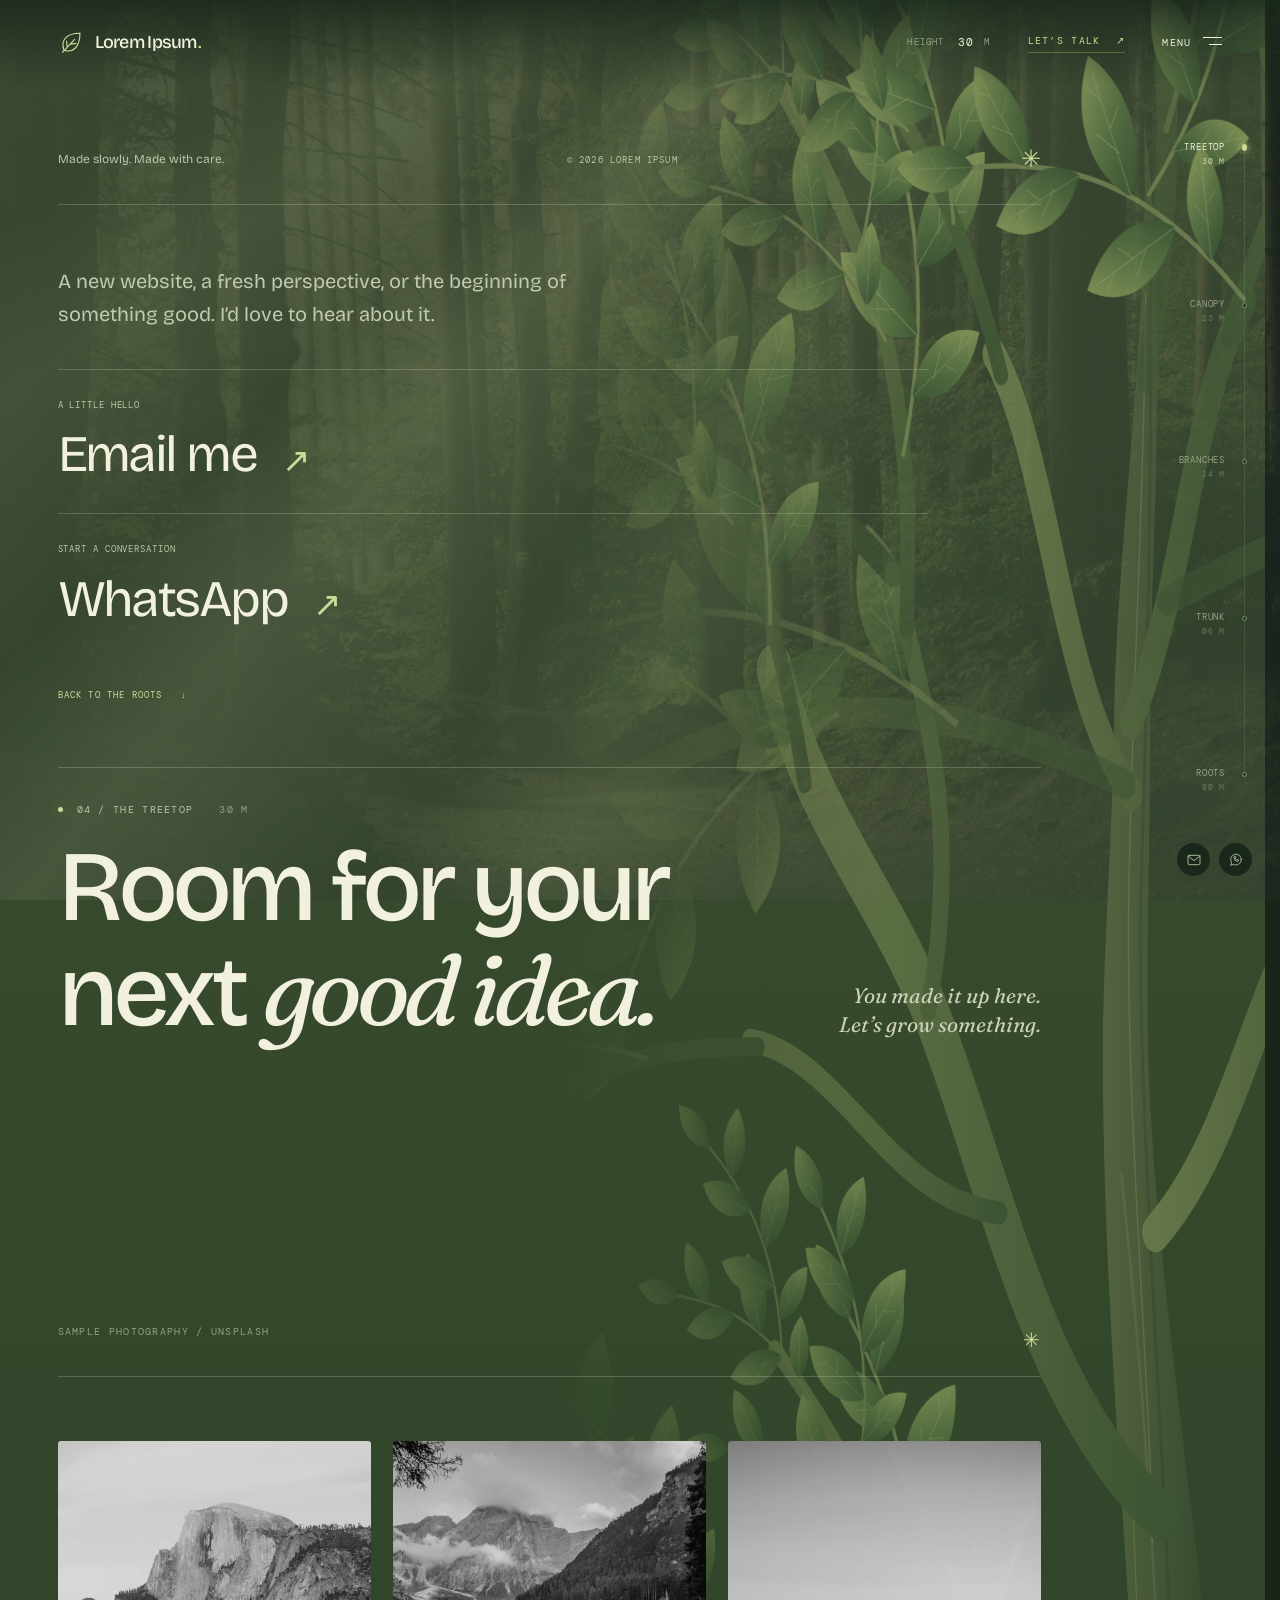
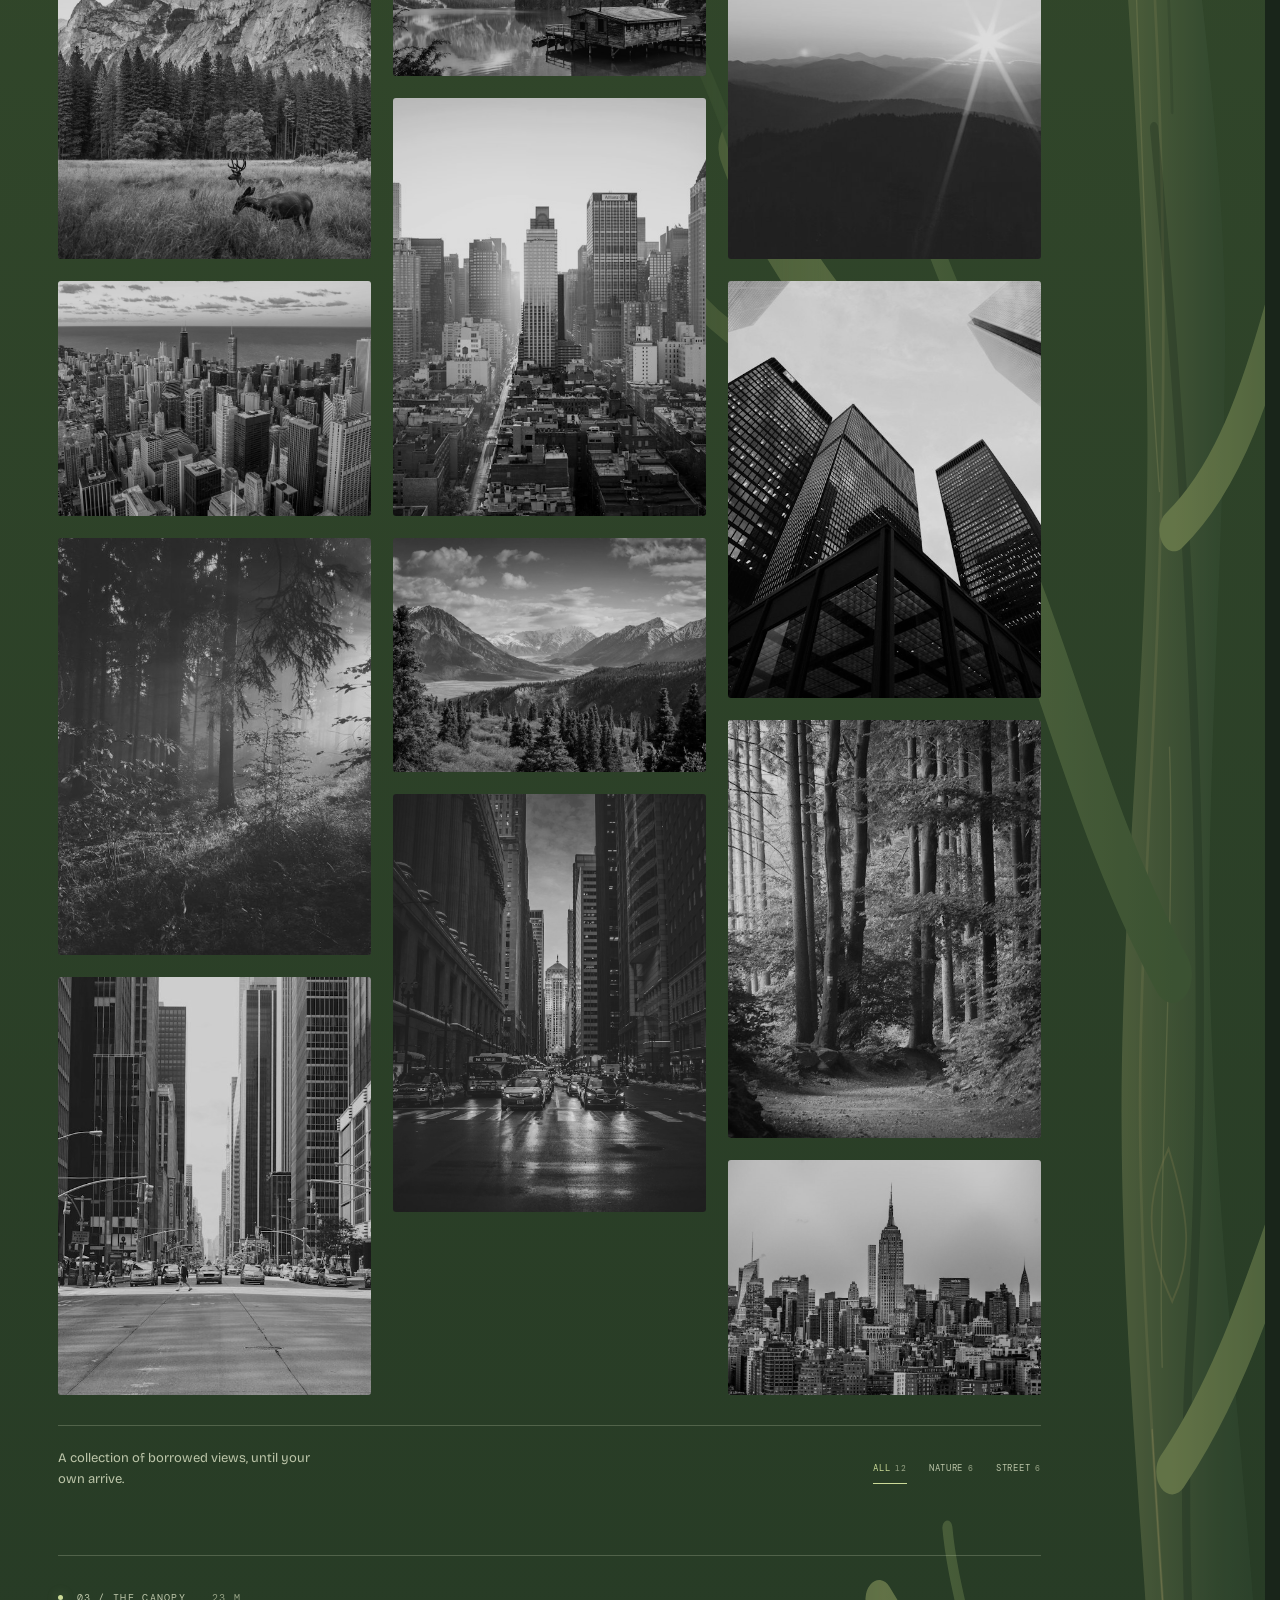
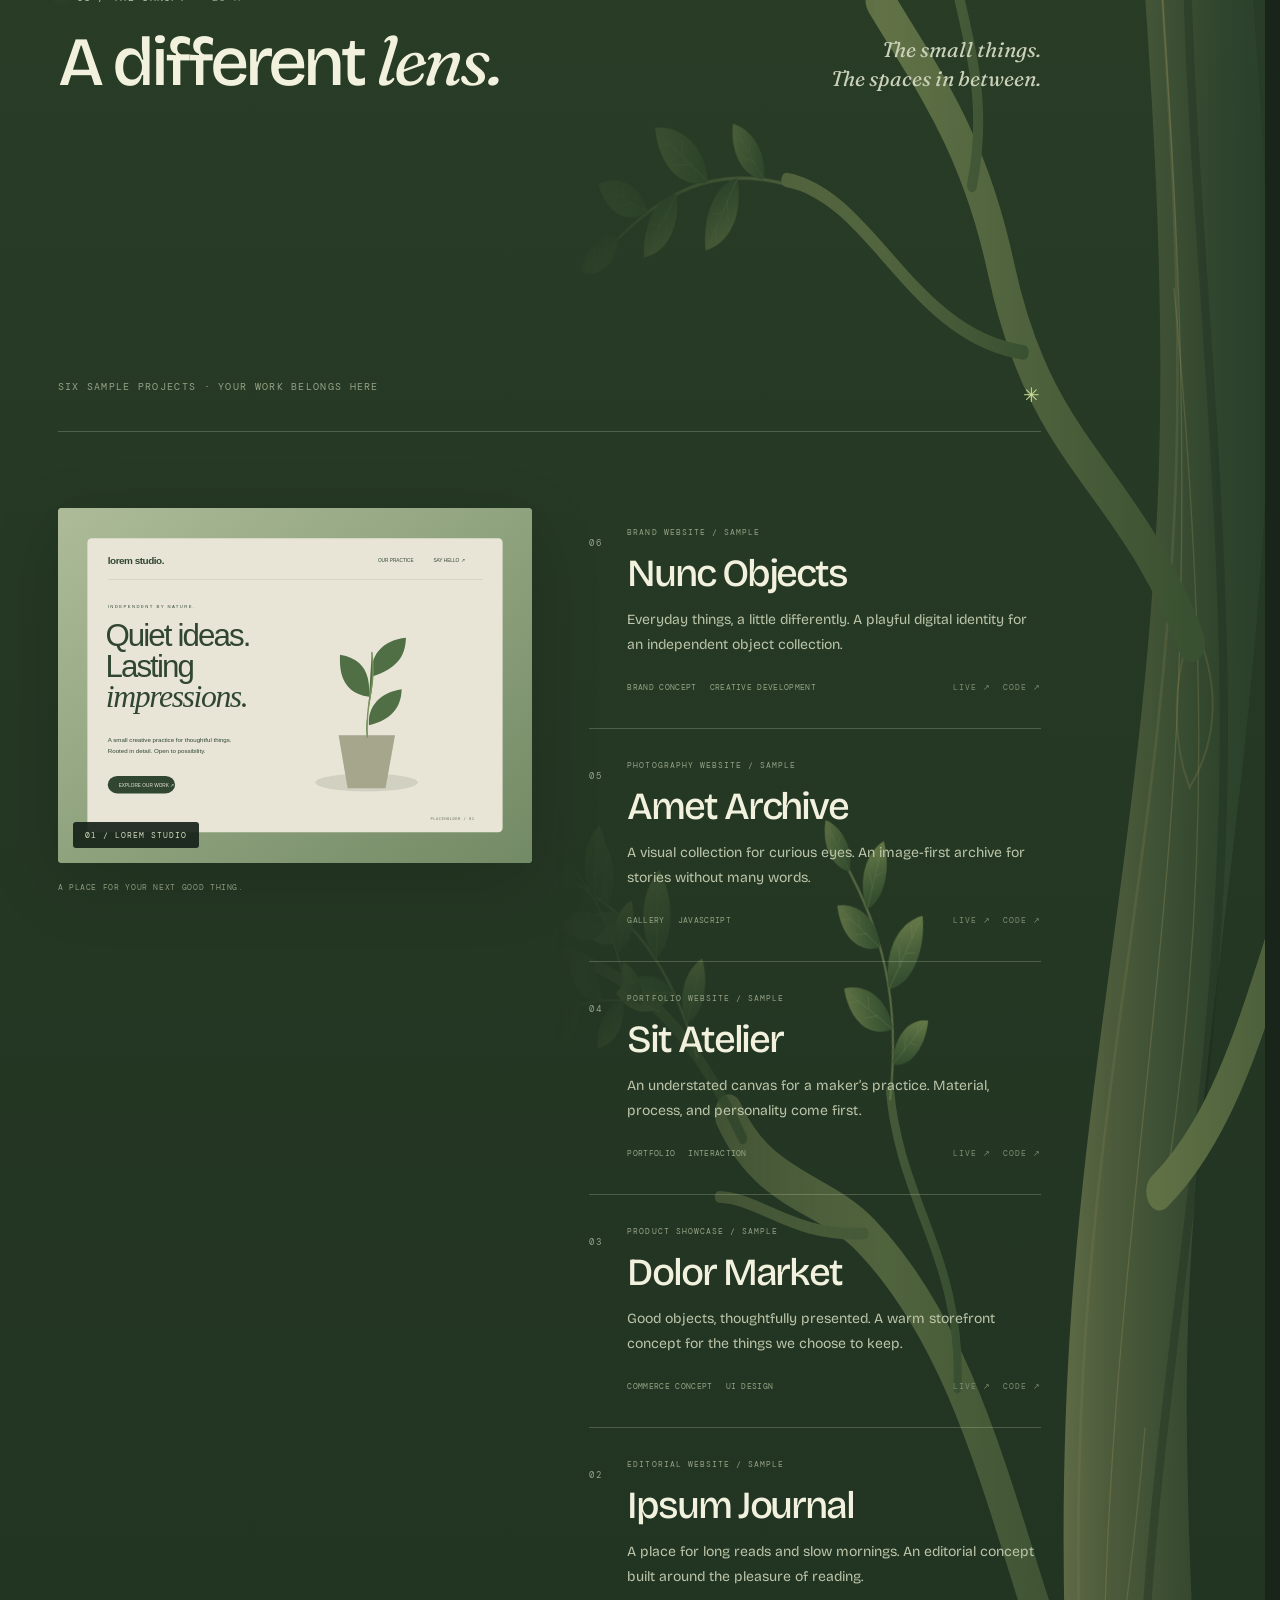
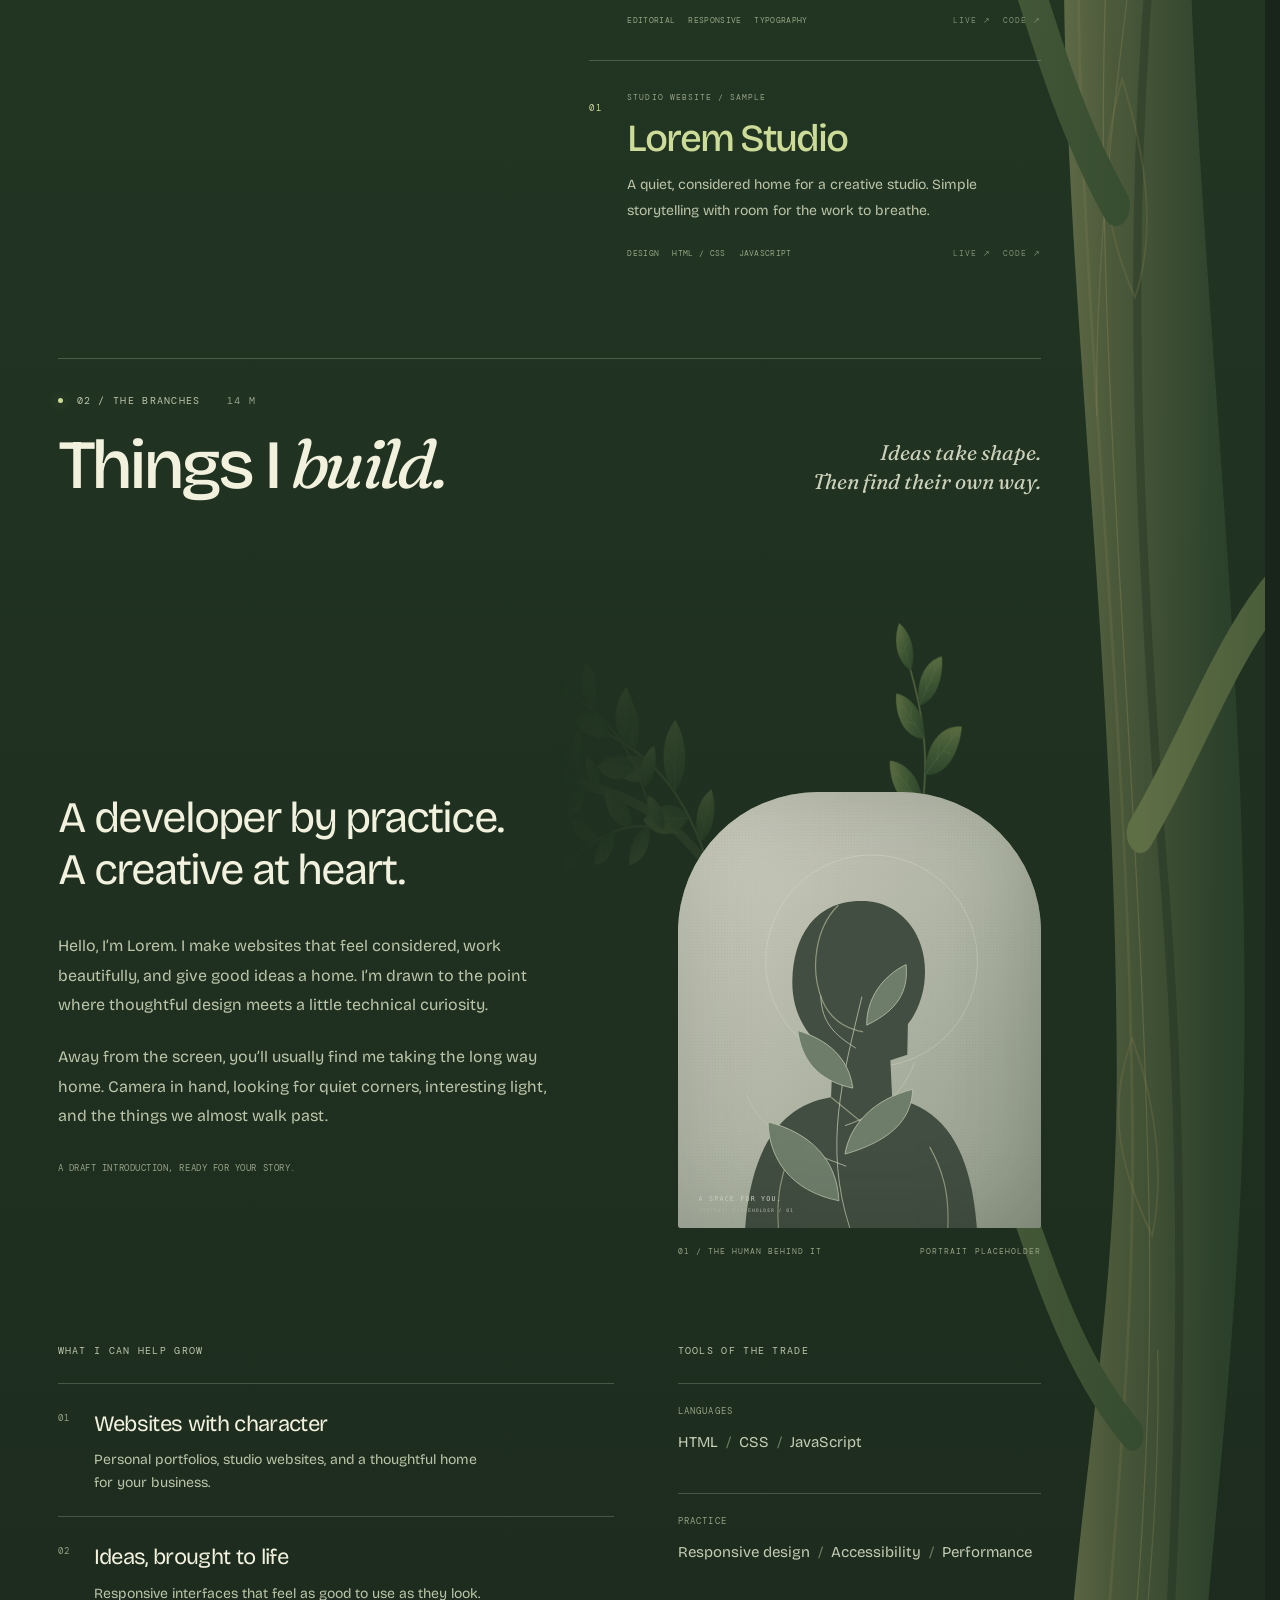
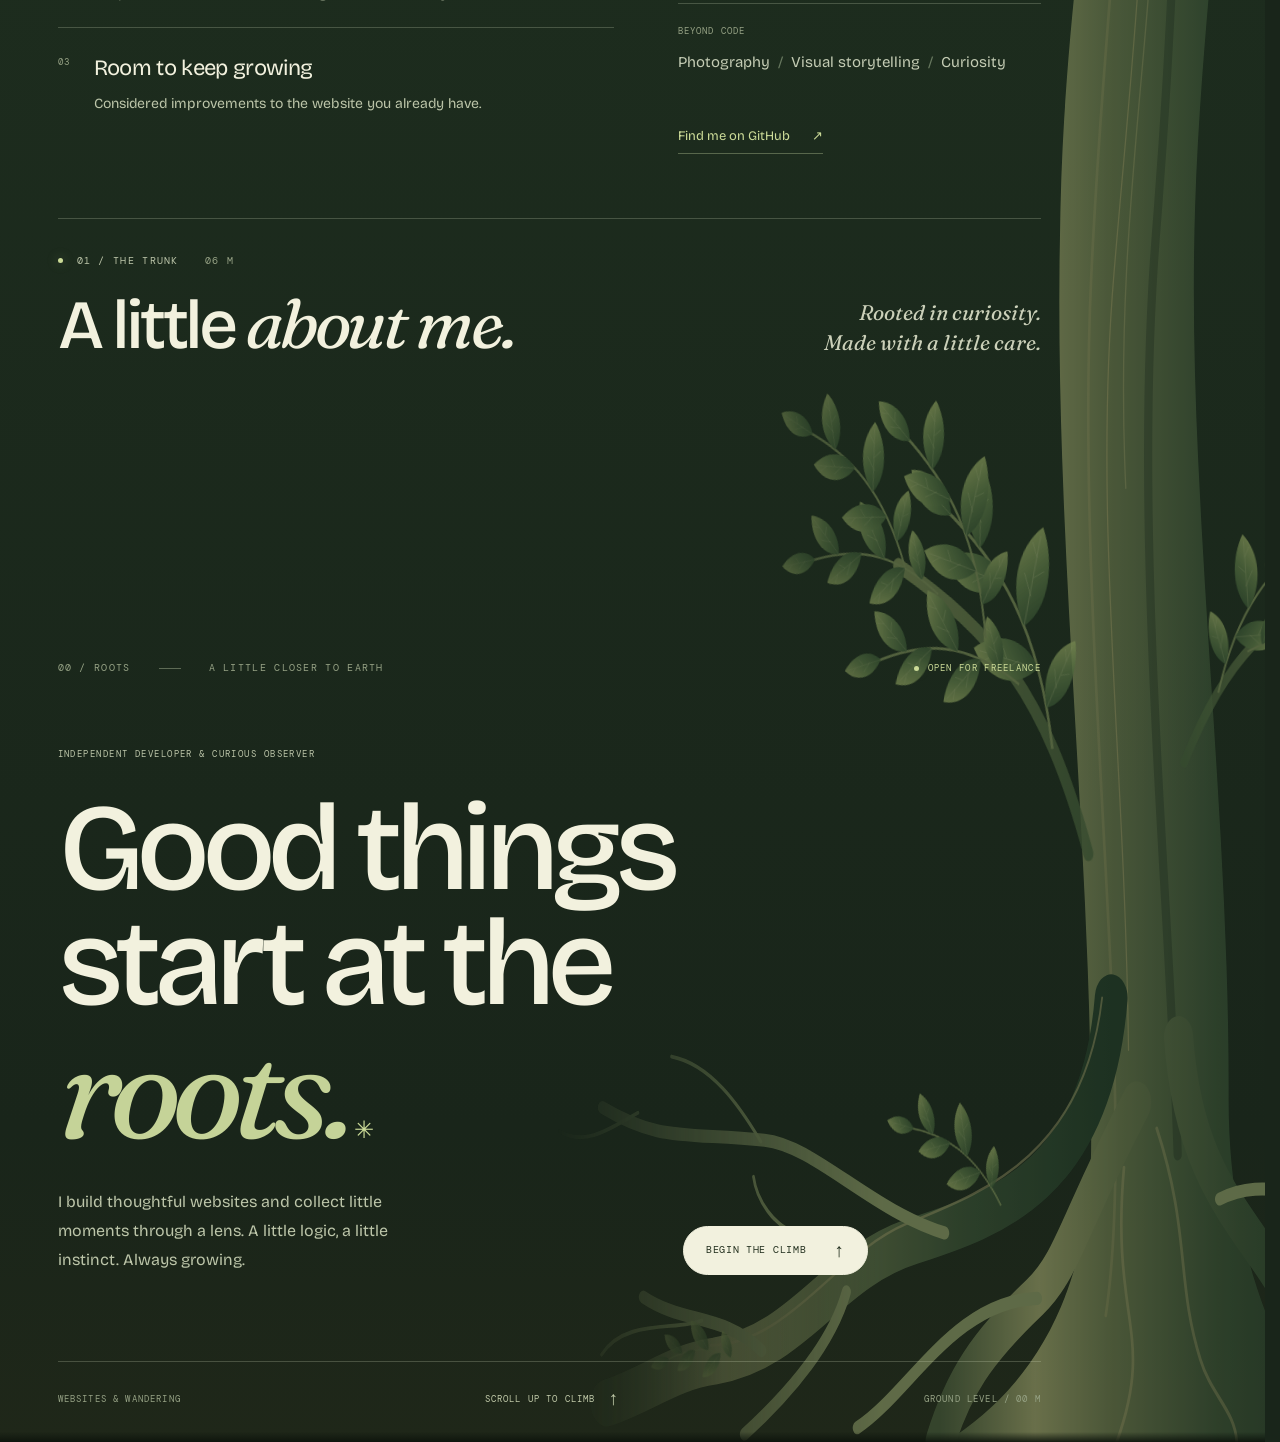
<file: index.html>
<!doctype html>
<html lang="en">
<head>
  <meta charset="utf-8">
  <meta name="viewport" content="width=device-width, initial-scale=1">
  <meta name="theme-color" content="#19251a">
  <meta name="description" content="A small corner of the internet for thoughtful websites, a curious eye, and things that grow. A developer and photographer's portfolio.">
  <title>Lorem Ipsum — websites, naturally.</title>
  <link rel="icon" href="assets/leaf.svg" type="image/svg+xml">
  <link rel="preload" href="assets/fonts/bricolage-grotesque.woff2" as="font" type="font/woff2" crossorigin>
  <link rel="preload" href="assets/fonts/fraunces-italic.woff2" as="font" type="font/woff2" crossorigin>
  <link rel="stylesheet" href="styles.css">
  <script>
    document.documentElement.classList.add('js', 'booting');
    history.scrollRestoration = 'manual';
    // Prevent the browser's delayed fragment jump from overriding our upward entry point.
    window.portfolioEntryUrl = location.href;
    if (location.hash) history.replaceState(history.state, '', location.href.split('#')[0]);
    window.setTimeout(() => document.documentElement.classList.remove('booting'), 3500);
  </script>
  <script src="content.js" defer></script>
  <script src="assets/vendor/anime-4.3.0.umd.min.js" defer></script>
  <script src="script.js" defer></script>
</head>
<body>
  <a class="skip-link" href="#roots">Skip to the introduction</a>

  <div class="ambience" aria-hidden="true">
    <div class="forest-backdrop"></div>
    <div class="sunlight"></div>
    <div class="grain"></div>
    <div id="pollen" class="pollen"></div>
  </div>

  <header class="site-header">
    <a class="wordmark" href="#roots" aria-label="Back to the roots">
      <svg viewBox="0 0 32 32" aria-hidden="true"><path d="M7 25C3 13 10 5 26 5c0 16-8 24-19 20Z"/><path d="m5 28 15-16M11 22l-1-8m5 4 7-1"/></svg>
      <span data-text="name">Lorem Ipsum</span><span class="wordmark-dot">.</span>
    </a>
    <div class="header-right">
      <span class="height-readout mono" aria-hidden="true">Height <span id="height-value">00</span> m</span>
      <a class="header-contact mono" href="#treetop">Let’s talk <span aria-hidden="true">↗</span></a>
      <button class="menu-toggle mono" id="open-menu" aria-label="Open navigation" aria-haspopup="dialog">Menu <span class="menu-icon" aria-hidden="true"></span></button>
    </div>
  </header>

  <nav class="height-rail" aria-label="Explore the tree">
    <div class="rail-line" aria-hidden="true"><span id="rail-marker"></span></div>
    <a href="#roots" data-rail="roots" class="is-active" aria-current="location"><span>Roots</span><small>00 m</small><i></i></a>
    <a href="#trunk" data-rail="trunk"><span>Trunk</span><small>06 m</small><i></i></a>
    <a href="#branches" data-rail="branches"><span>Branches</span><small>14 m</small><i></i></a>
    <a href="#canopy" data-rail="canopy"><span>Canopy</span><small>23 m</small><i></i></a>
    <a href="#treetop" data-rail="treetop"><span>Treetop</span><small>30 m</small><i></i></a>
  </nav>

  <main class="ascent" id="main-content">
    <div class="tree-world" aria-hidden="true">
      <!-- Inline foliage lets Anime.js move each cluster around its own branch joint. -->
      <svg class="tree" xmlns="http://www.w3.org/2000/svg" width="900" height="6000" viewBox="0 0 900 6000" preserveAspectRatio="none" focusable="false">
        <defs>
          <linearGradient id="bark" x1="0" x2="1"><stop stop-color="#405236"/><stop offset=".23" stop-color="#8a9060"/><stop offset=".42" stop-color="#606d47"/><stop offset=".7" stop-color="#354b32"/><stop offset="1" stop-color="#203726"/></linearGradient>
          <linearGradient id="branch" x1="0" x2="1"><stop stop-color="#7c8b56"/><stop offset="1" stop-color="#435b38"/></linearGradient>
          <linearGradient id="leaf-fill" x1="0" y1="0" x2="1" y2="1"><stop stop-color="#a7b76c"/><stop offset=".5" stop-color="#65824c"/><stop offset="1" stop-color="#375534"/></linearGradient>
          <g id="leaf"><path d="M0 0C-37-17-51-57-31-94 1-75 20-34 0 0Z" fill="url(#leaf-fill)"/><path d="M0 0-29-85M-8-29l-20-14M-15-46l9-13M-22-65l-13-9" fill="none" stroke="#c0ca91" stroke-width=".8" opacity=".5"/></g>
          <!-- Leaf bases follow the curved stem's centerline in every reused twig. -->
          <g id="sprig">
            <path d="M0 0c-1-99-39-160-100-215" fill="none" stroke="#81915b" stroke-width="3"/>
            <use href="#leaf" transform="translate(-1.9 -34.1) rotate(58) scale(.65)"/>
            <use href="#leaf" transform="translate(-7.5 -67.6) rotate(-51) scale(.78)"/>
            <use href="#leaf" transform="translate(-18.7 -104.2) rotate(42) scale(.85)"/>
            <use href="#leaf" transform="translate(-37.3 -141.8) rotate(-47) scale(.72)"/>
            <use href="#leaf" transform="translate(-60.9 -174.7) rotate(28) scale(.7)"/>
            <use href="#leaf" transform="translate(-90.6 -206.3) rotate(-25) scale(.6)"/>
          </g>
          <g id="bough"><path d="M0 0C-85-131-161-170-294-204" fill="none" stroke="url(#branch)" stroke-width="13" stroke-linecap="round"/><use href="#sprig" transform="translate(-65 -83) rotate(-20) scale(1.1)"/><use href="#sprig" transform="translate(-119 -131) rotate(-71) scale(.8)"/><use href="#sprig" transform="translate(-170 -163) rotate(-17) scale(.9)"/><use href="#sprig" transform="translate(-238 -189) rotate(-67) scale(.72)"/><use href="#sprig" transform="translate(-285 -204) rotate(-33) scale(.75)"/></g>
        </defs>

        <!-- Both crown forks meet this continuous trunk, which tapers beneath the highest leaves. -->
        <path d="M428 6000c92-40 160-111 160-231 0-235-42-462-34-704 5-208 64-366 62-582-2-354-72-649-56-951 13-254 88-455 102-717 14-295-52-538-39-814 7-169 34-324 25-516C637 1234 598 1010 601 785C603 708 612 628 613 553C616 408 653 252 646 92C676 246 652 411 653 553C653 633 649 707 650 785C654 1005 739 1274 735 1496c-3 192-24 346-15 516 14 282 81 541 59 821-22 272-88 460-86 699 3 310 70 622 63 960-4 234-52 414-55 599-4 201 39 432 38 644-1 110 45 193 116 265Z" fill="url(#bark)"/>

        <!-- Long, irregular bark grain. -->
        <g fill="none" stroke-linecap="round">
          <path d="M604 5903c37-172-35-512-16-794 14-209 50-383 45-588-5-338-69-668-58-952 10-284 92-472 106-755 13-267-49-546-38-811 10-265 60-572-22-1105" stroke="#b0a66c" stroke-width="3" opacity=".22"/>
          <path d="M629 5700c-4-228-39-403-16-594 17-143 43-299 39-488-7-322-57-636-50-904 7-276 74-522 83-769 11-269-15-431-30-627" stroke="#d3bd7d" stroke-width="1.4" opacity=".3"/>
          <path d="M683 5780c-9-205-50-473-24-703 30-261 36-515 7-751-25-246-43-472-8-721 33-230 83-409 75-650-8-258-56-478-36-704 23-255 6-601-40-929" stroke="#111f18" stroke-width="9" opacity=".3"/>
          <path d="M626 5270c-15-221 41-367 35-564M594 3990c-2-179 39-318 53-449M674 3337c47-228 37-430 5-668M666 2270c-6-148 15-330 8-474M663 1600c-19-181-22-355-32-490" stroke="#bbb178" stroke-width="1.5" opacity=".3"/>
          <path d="M655 4618c-42-61-47-103-22-151 30 57 34 111 22 151ZM636 3900c-42-68-37-110-14-167 27 61 38 118 14 167ZM696 3051c-21-40-18-89 5-124 29 43 27 87-5 124ZM677 2220c-33-50-26-84-4-117 23 53 27 82 4 117Z" stroke="#a3935e" stroke-width="2" opacity=".32"/>
          <path d="M655 1180C652 1036 623 838 630 658C635 504 646 371 648 224" stroke="#d3bd7d" stroke-width="1.6" opacity=".28"/>
          <path d="M677 1310C671 1118 641 881 642 704C649 527 655 370 653 198" stroke="#111f18" stroke-width="3" opacity=".18"/>
        </g>

        <!-- Branches become increasingly frequent as the visitor climbs. -->
        <g fill="none" stroke="url(#branch)" stroke-linecap="round">
          <path d="M633 4770c-112-93-114-224-212-283-76-48-137-38-201-97" stroke-width="25"/>
          <path d="M426 4490c12-64-29-112-39-167M331 4450c-37 38-83 27-132 30" stroke-width="8"/>
          <path d="M642 4310c86-101 123-216 258-235" stroke-width="30"/>
          <path d="M615 3830c-110-136-125-327-274-436-48-35-112-33-151-93" stroke-width="31"/>
          <path d="M441 3510c6-98-63-141-74-227M339 3392c-80 3-114-27-160-28" stroke-width="9"/>
          <path d="M663 3360c125-87 129-276 237-336" stroke-width="29"/>
          <path d="M698 2940c-71-130-164-140-209-286-31-101-86-150-134-206" stroke-width="30"/>
          <path d="M514 2718c-125-13-166-120-261-132M457 2590c23-81-18-129-27-197" stroke-width="11"/>
          <path d="M677 2350c118-121 132-283 223-302" stroke-width="35"/>
          <path d="M677 1970c-132-170-150-355-303-453-75-48-144-119-174-180" stroke-width="43"/>
          <path d="M501 1634c-5-149-87-179-107-285M369 1514c-94 7-203-26-260-106" stroke-width="17"/>
          <path d="M679 1630c124-84 117-270 221-337" stroke-width="32"/>
          <path d="M665 1160c-131-85-174-234-245-370-50-100-139-158-180-278" stroke-width="39"/>
          <path d="M487 928c-121-10-174-120-274-132M409 772c39-145-8-243-39-333" stroke-width="18"/>
          <path d="M659 943c110-87 122-264 239-291" stroke-width="30"/>
          <path d="M632 608c-81-84-88-257-151-337M632 553c65-119 63-237 125-323" stroke-width="25"/>
        </g>

        <g opacity=".68">
          <g transform="translate(210 4385)"><g data-sway="3"><use href="#bough" transform="scale(.6)"/></g></g>
          <g transform="translate(389 4332)"><g data-sway="5"><use href="#sprig" transform="rotate(28) scale(.65)"/></g></g>
          <g transform="translate(887 4073)"><g data-sway="3.5"><use href="#bough" transform="scale(-.68 .68)"/></g></g>
        </g>
        <g opacity=".8">
          <g transform="translate(205 3319)"><g data-sway="2.8"><use href="#bough" transform="scale(.75)"/></g></g>
          <g transform="translate(367 3290)"><g data-sway="5"><use href="#sprig" transform="rotate(10) scale(.8)"/></g></g>
          <g transform="translate(897 3030)"><g data-sway="3"><use href="#bough" transform="scale(-.85 .85)"/></g></g>
          <g transform="translate(360 2465)"><g data-sway="2.5"><use href="#bough" transform="rotate(14) scale(.75)"/></g></g>
          <g transform="translate(257 2590)"><g data-sway="4"><use href="#sprig" transform="rotate(-75) scale(.85)"/></g></g>
          <g transform="translate(430 2407)"><g data-sway="4.5"><use href="#sprig" transform="rotate(9) scale(.85)"/></g></g>
        </g>
        <g opacity=".9">
          <g transform="translate(889 2063)"><g data-sway="2.6"><use href="#bough" transform="scale(-1.1 1.1)"/></g></g>
          <g transform="translate(202 1350)"><g data-sway="3"><use href="#bough" transform="rotate(10) scale(.95)"/></g></g>
          <g transform="translate(400 1372)"><g data-sway="2.4"><use href="#bough" transform="rotate(31) scale(1.05)"/></g></g>
          <g transform="translate(127 1429)"><g data-sway="4.5"><use href="#sprig" transform="rotate(-75) scale(1.1)"/></g></g>
          <g transform="translate(868 1335)"><g data-sway="3"><use href="#bough" transform="rotate(-24) scale(-1.05 1.05)"/></g></g>
        </g>

        <!-- Layered botanical crown. -->
        <g opacity=".6"><use href="#bough" transform="translate(625 600) rotate(-38) scale(1.8)"/><use href="#bough" transform="translate(672 460) rotate(35) scale(-1.8 1.8)"/><use href="#bough" transform="translate(370 439) rotate(-19) scale(1.6)"/><use href="#bough" transform="translate(650 290) rotate(44) scale(1.8)"/></g>
        <g transform="translate(273 599)"><g data-sway="2.5"><use href="#bough" transform="rotate(21) scale(1.2)"/></g></g>
        <g transform="translate(222 801)"><g data-sway="3"><use href="#bough" transform="rotate(-55) scale(1.15)"/></g></g>
        <g transform="translate(385 481)"><g data-sway="2.2"><use href="#bough" transform="rotate(38) scale(1.25)"/></g></g>
        <g transform="translate(489 287)"><g data-sway="2.6"><use href="#bough" transform="rotate(16) scale(1.2)"/></g></g>
        <g transform="translate(739 259)"><g data-sway="2"><use href="#bough" transform="rotate(-8) scale(-1.35 1.35)"/></g></g>
        <g transform="translate(875 665)"><g data-sway="3.2"><use href="#bough" transform="rotate(-28) scale(-1.35 1.35)"/></g></g>
        <g transform="translate(650 150)"><g data-sway="4"><use href="#sprig" transform="rotate(39) scale(1.3)"/></g></g>
        <g transform="translate(757 230)"><g data-sway="4.5"><use href="#sprig" transform="rotate(-48) scale(1.4)"/></g></g>

        <!-- Roots spread through the opening, rather than ending as a straight trunk. -->
        <g fill="none" stroke-linecap="round">
          <path d="M610 5660c-16 139-124 165-217 186-91 20-124 81-219 92-43 4-75 22-118 32" stroke="url(#bark)" stroke-width="36"/>
          <path d="M638 5740c-70 93-75 124-112 149-59 39-84 66-104 111M684 5690c12 121 88 146 130 211 23 36 35 64 81 75" stroke="url(#bark)" stroke-width="32"/>
          <path d="M600 5660c-20 122-135 150-215 173-78 23-130 92-215 93" stroke="#949263" stroke-width="2" opacity=".6"/>
          <path d="M427 5840c-80-17-143-67-198-71-88-6-116 1-178-25M319 5885c-16 40-65 79-112 109M226 5930c-43-29-85-20-130-41M529 5890c-92 2-141 73-198 99M729 5814c53-19 94 5 143-12" stroke="#7c895c" stroke-width="10"/>
          <path d="M90 5748c-39 16-61 25-87 14M225 5770c-24-28-55-59-98-65M160 5907c-27 8-84-2-110 26M269 5841c-31-5-49-28-52-44M812 5891c42-8 67 16 88 16" stroke="#889764" stroke-width="3"/>
          <path d="M624 5790c-15 118 35 126-8 210M660 5760c37 79 21 117 48 177 12 27 38 39 40 63" stroke="#a49c6a" stroke-width="3" opacity=".38"/>
        </g>
        <g opacity=".8">
          <g transform="translate(585 5550)"><g data-sway="3"><use href="#bough" transform="rotate(13) scale(.85)"/></g></g>
          <g transform="translate(690 5480)"><g data-sway="3.5"><use href="#bough" transform="scale(-.62 .62)"/></g></g>
          <g transform="translate(834 5808)"><g data-sway="5"><use href="#sprig" transform="rotate(68) scale(.75)"/></g></g>
          <g transform="translate(489 5819)"><g data-sway="4.5"><use href="#sprig" transform="rotate(-39) scale(.5)"/></g></g>
          <g transform="translate(203 5940)"><g data-sway="5.5"><use href="#sprig" transform="rotate(-68) scale(.35)"/></g></g>
        </g>
      </svg>
    </div>

    <section class="roots stage" data-stage="roots" data-height="0" aria-labelledby="roots-title">
      <div class="roots-content wrap" id="roots" tabindex="-1">
        <div class="root-meta mono"><span>00 / Roots</span><span class="meta-divider">A little closer to earth</span><span class="availability"><i></i><span data-text="availability">Open for freelance</span></span></div>
        <div class="hero-main">
          <p class="eyebrow mono" data-text="role">Independent developer & curious observer</p>
          <h1 id="roots-title"><span data-text="headlineLead">Good things</span><span data-text="headlineMiddle">start at the</span><em><span data-text="headlineAccent">roots.</span><span class="hero-period" aria-hidden="true">✳</span></em></h1>
          <div class="hero-bottom">
            <p class="hero-copy" data-text="introduction">I build thoughtful websites and collect little moments through a lens. A little logic, a little instinct. Always growing.</p>
            <a class="pill pill-light" href="#trunk">Begin the climb <span aria-hidden="true">↑</span></a>
          </div>
        </div>
        <div class="root-footer mono"><span>Websites & wandering</span><a href="#trunk">Scroll up to climb <span class="climb-arrow" aria-hidden="true">↑</span></a><span class="root-coordinate">Ground level / 00 m</span></div>
      </div>
      <div class="ground-line" aria-hidden="true"></div>
    </section>

    <section class="stage trunk wrap" data-stage="trunk" data-height="6" aria-labelledby="trunk-title">
      <header class="stage-intro" id="trunk" tabindex="-1">
        <div><p class="eyebrow mono"><i></i>01 / The trunk <span>06 m</span></p><h2 id="trunk-title">A little <em>about me.</em></h2></div>
        <p class="section-aside">Rooted in curiosity.<br> Made with a little care.</p>
      </header>
      <div class="about-body section-body">
        <div class="about-top">
          <div class="about-copy"><p class="large-copy" data-text="aboutLead">A developer by practice.<br>A creative at heart.</p><div id="about-paragraphs"></div><span class="small-note mono">A draft introduction, ready for your story.</span></div>
          <figure class="portrait"><div class="portrait-image"><img id="portrait-image" src="assets/portrait.svg" width="600" height="720" alt="Botanical silhouette, a placeholder for your portrait" loading="lazy"></div><figcaption class="mono"><span>01 / The human behind it</span><span>Portrait placeholder</span></figcaption></figure>
        </div>
        <div class="about-details">
          <div class="services"><p class="eyebrow mono">What I can help grow</p><div id="services"></div></div>
          <div class="kit"><p class="eyebrow mono">Tools of the trade</p><div id="skills"></div><a id="github-link" class="text-link" href="#treetop">Find me on GitHub <span aria-hidden="true">↗</span></a></div>
        </div>
      </div>
    </section>

    <section class="stage branches wrap" data-stage="branches" data-height="14" aria-labelledby="branches-title">
      <header class="stage-intro" id="branches" tabindex="-1">
        <div><p class="eyebrow mono"><i></i>02 / The branches <span>14 m</span></p><h2 id="branches-title">Things I <em>build.</em></h2></div>
        <p class="section-aside">Ideas take shape.<br> Then find their own way.</p>
      </header>
      <div class="work-body section-body">
        <div class="project-preview" aria-hidden="true"><div class="preview-frame"><img id="project-preview-image" src="assets/projects/lorem-studio.svg" width="1000" height="750" alt=""><span class="preview-label mono" id="project-preview-label">01 / Lorem Studio</span></div><p class="preview-caption mono">A place for your next good thing.</p></div>
        <ol class="project-list" id="projects"></ol>
      </div>
      <p class="section-end mono">Six sample projects · Your work belongs here <span aria-hidden="true">✳</span></p>
    </section>

    <section class="stage canopy wrap" data-stage="canopy" data-height="23" aria-labelledby="canopy-title">
      <header class="stage-intro" id="canopy" tabindex="-1">
        <div><p class="eyebrow mono"><i></i>03 / The canopy <span>23 m</span></p><h2 id="canopy-title">A different <em>lens.</em></h2></div>
        <p class="section-aside">The small things.<br> The spaces in between.</p>
      </header>
      <div class="gallery-content section-body">
        <div class="gallery-controls"><p class="gallery-note">A collection of borrowed views, until your own arrive.</p><div id="photo-filters" class="photo-filters" role="group" aria-label="Filter photographs"></div></div>
        <div class="gallery" id="gallery" aria-label="Photography collection"></div>
        <p id="gallery-status" class="visually-hidden" aria-live="polite"></p>
      </div>
      <p class="section-end mono">Sample photography / Unsplash <span aria-hidden="true">✳</span></p>
    </section>

    <section class="stage treetop wrap" data-stage="treetop" data-height="30" aria-labelledby="treetop-title">
      <header class="stage-intro" id="treetop" tabindex="-1">
        <div><p class="eyebrow mono"><i></i>04 / The treetop <span>30 m</span></p><h2 id="treetop-title">Room for your<br>next <em>good idea.</em></h2></div>
        <p class="section-aside">You made it up here.<br> Let’s grow something.</p>
      </header>
      <div class="contact-body section-body">
        <p class="contact-intro">A new website, a fresh perspective, or the beginning of something good. I’d love to hear about it.</p>
        <div class="contact-links"><button type="button" class="contact-link" data-contact="email"><span><small class="mono">A little hello</small>Email me</span><span aria-hidden="true">↗</span></button><button type="button" class="contact-link" data-contact="whatsapp"><span><small class="mono">Start a conversation</small>WhatsApp</span><span aria-hidden="true">↗</span></button></div>
        <a class="back-to-roots mono" href="#roots">Back to the roots <span aria-hidden="true">↓</span></a>
      </div>
      <footer class="site-footer"><span>Made slowly. Made with care.</span><span class="mono">© <span id="year"></span> <span data-text="name">Lorem Ipsum</span></span><span class="footer-leaf" aria-hidden="true">✳</span></footer>
    </section>
  </main>

  <aside class="quick-contact" aria-label="Contact shortcuts"><button type="button" data-contact="email" aria-label="Contact by email"><svg viewBox="0 0 24 24" aria-hidden="true"><rect x="3" y="5" width="18" height="14" rx="2"/><path d="m3 6 9 7 9-7"/></svg></button><button type="button" data-contact="whatsapp" aria-label="Contact on WhatsApp"><svg viewBox="0 0 24 24" aria-hidden="true"><path d="M20 11.5a8 8 0 0 1-11.7 7L4 20l1.3-4.4A8 8 0 1 1 20 11.5Z"/><path d="M9 8c0 4 2 6 6 6l1-2-2-1-1 1-2-2 1-1-1-2Z"/></svg></button></aside>

  <dialog id="navigation" class="navigation-dialog" aria-labelledby="navigation-title">
    <div class="dialog-top"><span class="mono" id="navigation-title">Find your way</span><button class="close-button mono" data-close="navigation" autofocus>Close <span aria-hidden="true">×</span></button></div>
    <nav aria-label="Main navigation"><a href="#roots"><small>00</small><span>Roots</span><em>Start here</em></a><a href="#trunk"><small>01</small><span>Trunk</span><em>About & services</em></a><a href="#branches"><small>02</small><span>Branches</span><em>Selected work</em></a><a href="#canopy"><small>03</small><span>Canopy</span><em>Photography</em></a><a href="#treetop"><small>04</small><span>Treetop</span><em>Let’s talk</em></a></nav>
    <p class="mono menu-footer">A little closer to nature. A little closer to you.</p>
  </dialog>

  <dialog id="lightbox" class="lightbox" aria-labelledby="lightbox-title">
    <div class="dialog-top"><span class="mono" id="lightbox-count"></span><button class="close-button mono" data-close="lightbox" autofocus>Close <span aria-hidden="true">×</span></button></div>
    <figure><img id="lightbox-image" alt=""><figcaption><div><h2 id="lightbox-title"></h2><p class="mono" id="lightbox-category"></p></div><span class="mono">Sample photograph / Unsplash</span></figcaption></figure>
    <button class="photo-arrow photo-previous" id="photo-previous" aria-label="Previous photograph">←</button><button class="photo-arrow photo-next" id="photo-next" aria-label="Next photograph">→</button>
  </dialog>

  <dialog id="placeholder-dialog" class="placeholder-dialog" aria-labelledby="placeholder-title"><button class="close-button" data-close="placeholder-dialog" aria-label="Close" autofocus>×</button><p class="eyebrow mono">Make it yours</p><h2 id="placeholder-title">Your next<br><em>conversation.</em></h2><p id="placeholder-message"></p><p class="mono small-note">This is a portfolio placeholder.</p></dialog>

  <noscript><style>.ascent{flex-direction:column}.stage{flex-direction:column}.height-rail,.menu-toggle,.quick-contact,.height-readout{display:none}.section-body{opacity:1}</style><p class="noscript-note">Enable JavaScript for the upward journey, project collection, and interactive photo gallery.</p></noscript>
</body>
</html>
</file>
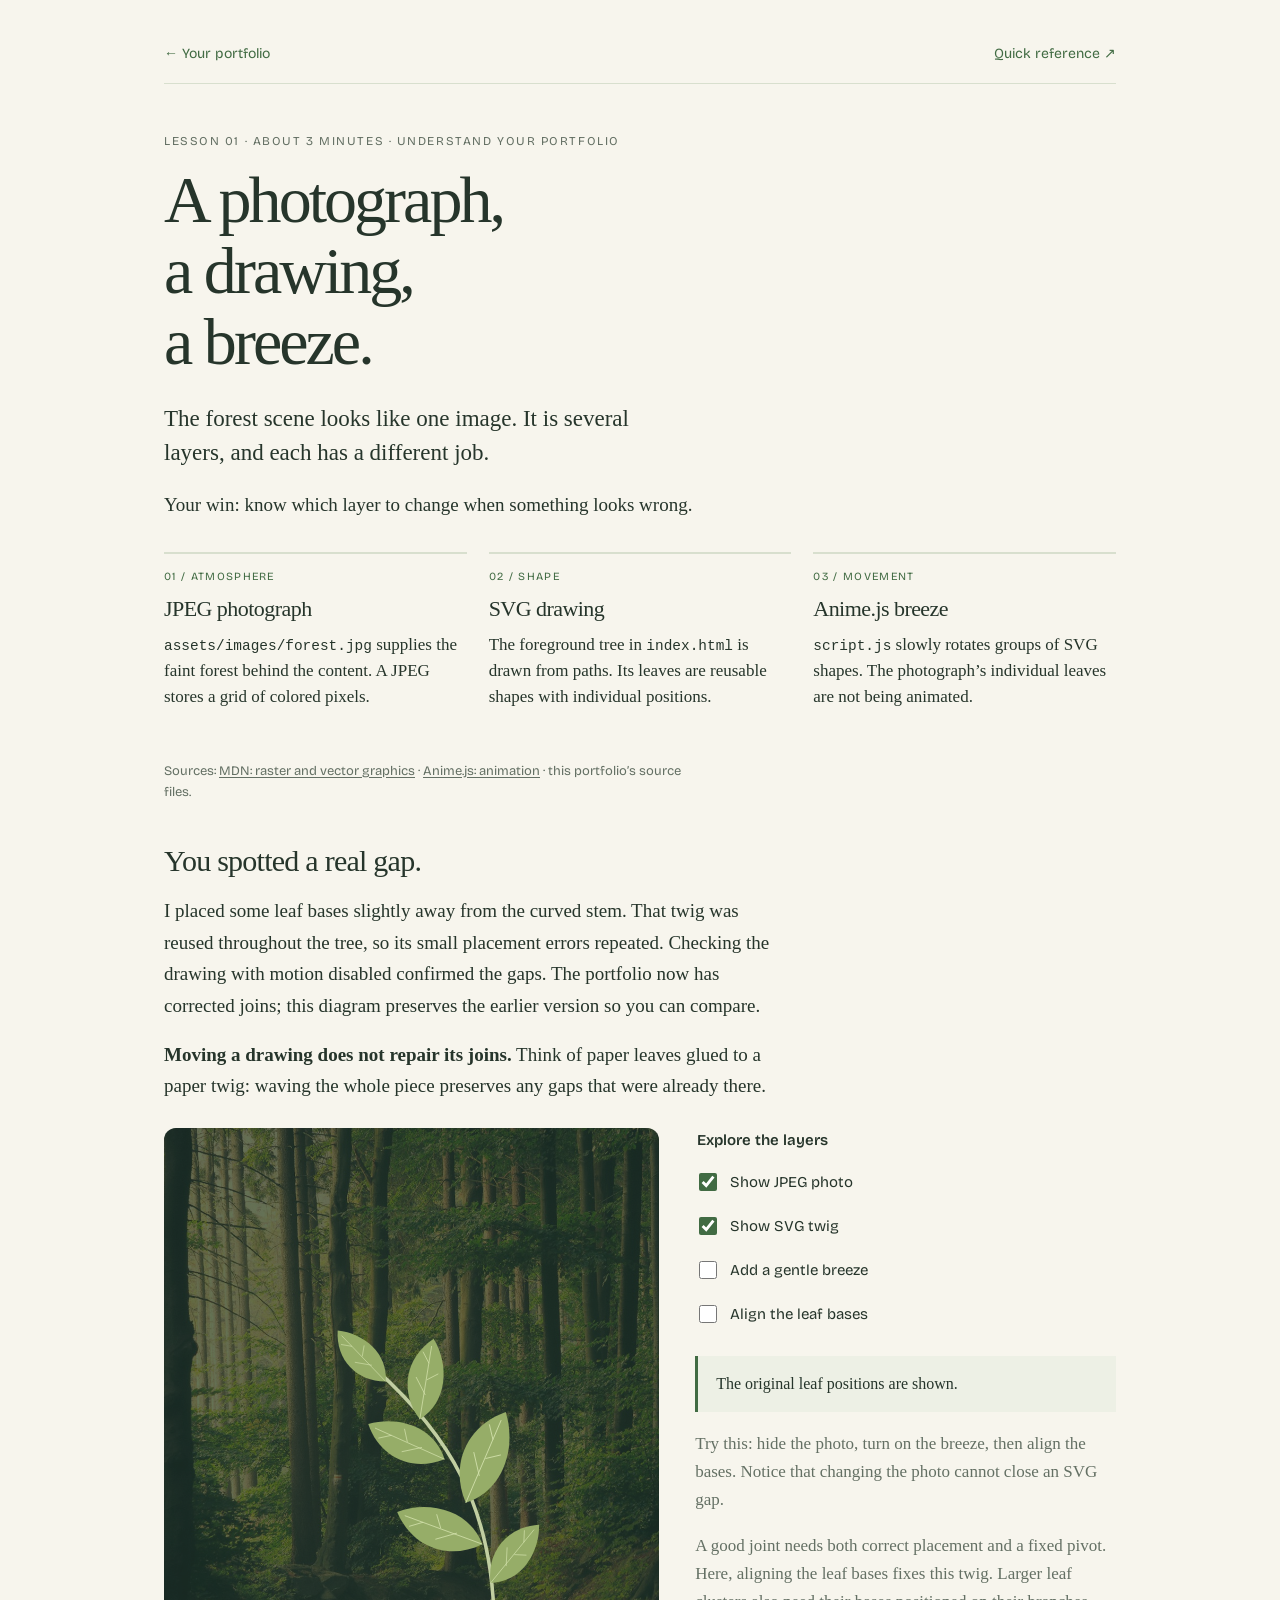
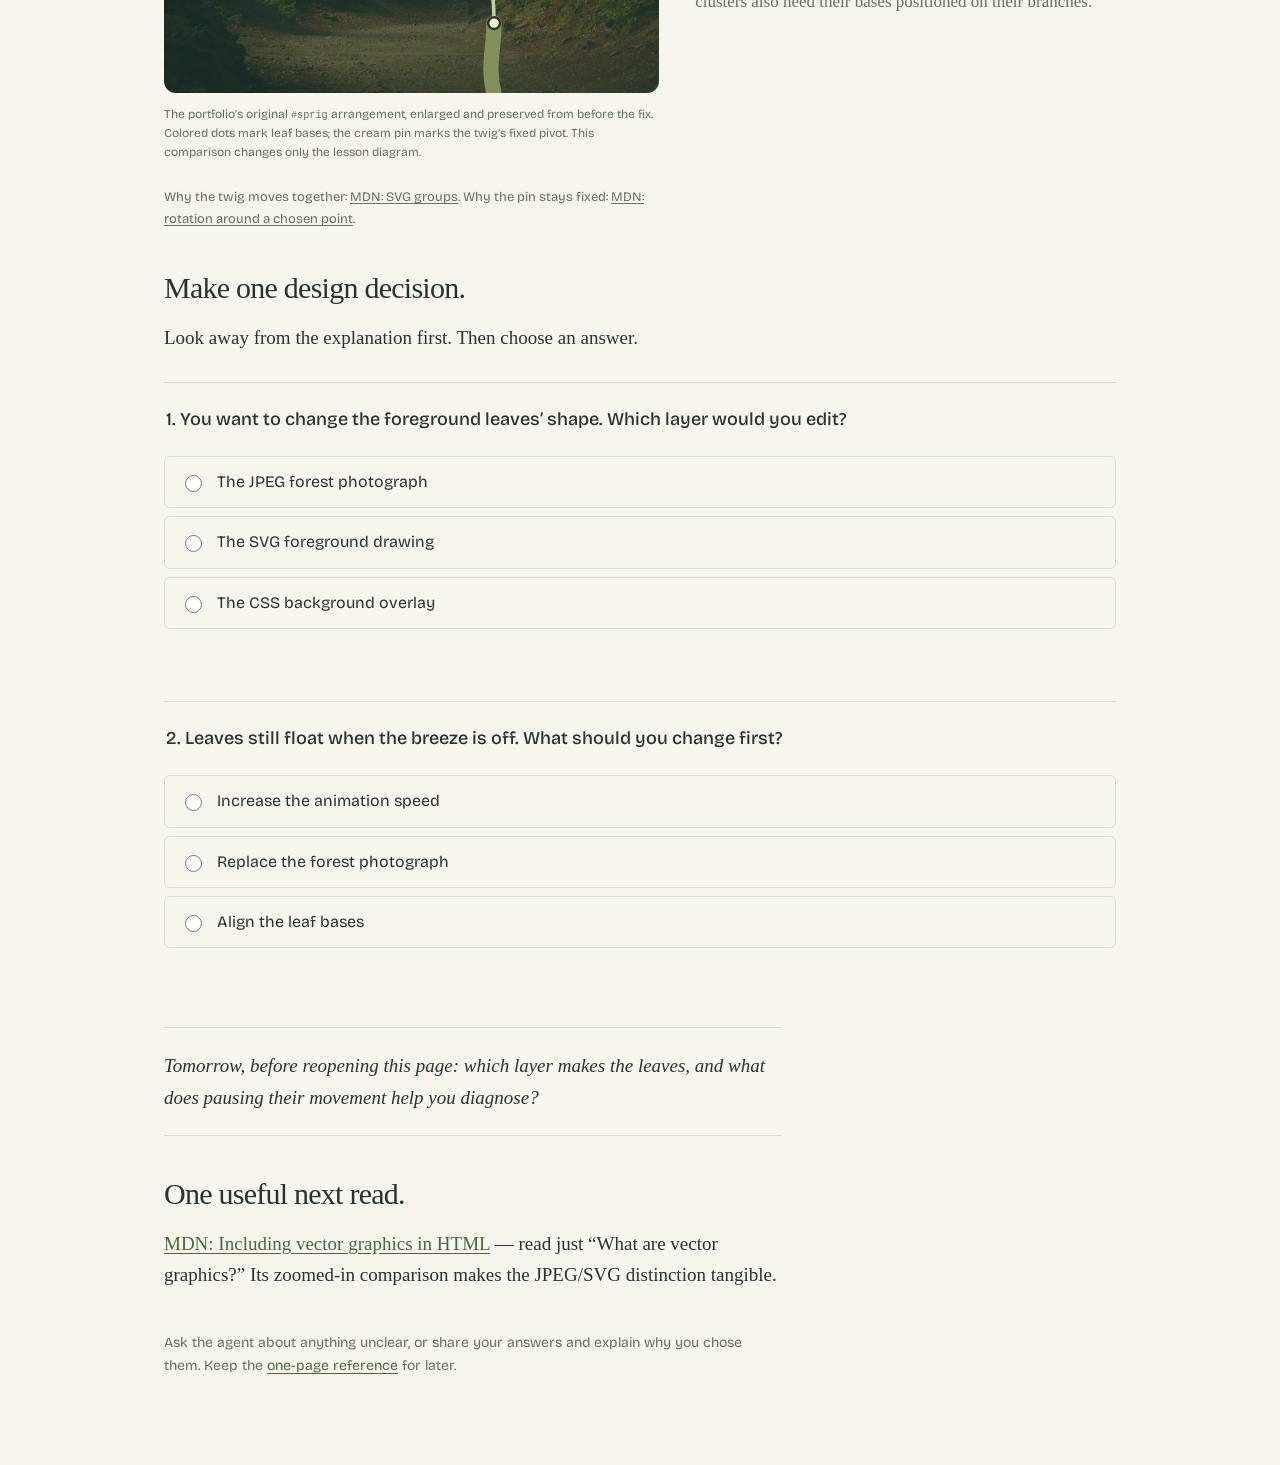
<file: lessons/0001-how-the-forest-background-works.html>
<!doctype html>
<html lang="en">
<head>
  <meta charset="utf-8">
  <meta name="viewport" content="width=device-width, initial-scale=1">
  <title>A photograph, a drawing, a breeze — Portfolio lesson 01</title>
  <link rel="stylesheet" href="../assets/teaching/course.css">
  <script src="../assets/vendor/anime-4.3.0.umd.min.js" defer></script>
  <script src="../assets/teaching/forest-demo.js" defer></script>
  <script src="../assets/teaching/lesson.js" defer></script>
</head>
<body>
  <main class="course-shell">
    <nav class="course-nav" aria-label="Lesson navigation"><a href="../index.html">← Your portfolio</a><a href="../reference/forest-background.html">Quick reference ↗</a></nav>
    <p class="course-kicker">Lesson 01 · About 3 minutes · Understand your portfolio</p>
    <h1>A photograph,<br>a drawing,<br>a breeze.</h1>
    <p class="course-lead">The forest scene looks like one image. It is several layers, and each has a different job.</p>
    <p>Your win: know which layer to change when something looks wrong.</p>

    <section class="course-layers" aria-label="The three parts of this background">
      <article><span class="course-tag">01 / Atmosphere</span><h2>JPEG photograph</h2><p><code>assets/images/forest.jpg</code> supplies the faint forest behind the content. A JPEG stores a grid of colored pixels.</p></article>
      <article><span class="course-tag">02 / Shape</span><h2>SVG drawing</h2><p>The foreground tree in <code>index.html</code> is drawn from paths. Its leaves are reusable shapes with individual positions.</p></article>
      <article><span class="course-tag">03 / Movement</span><h2>Anime.js breeze</h2><p><code>script.js</code> slowly rotates groups of SVG shapes. The photograph’s individual leaves are not being animated.</p></article>
    </section>
    <p class="course-source">Sources: <a href="https://developer.mozilla.org/en-US/docs/Learn_web_development/Core/Structuring_content/Including_vector_graphics_in_HTML">MDN: raster and vector graphics</a> · <a href="https://animejs.com/documentation/animation/">Anime.js: animation</a> · this portfolio’s source files.</p>

    <section aria-labelledby="attachment-title">
      <h2 id="attachment-title">You spotted a real gap.</h2>
      <p>I placed some leaf bases slightly away from the curved stem. That twig was reused throughout the tree, so its small placement errors repeated. Checking the drawing with motion disabled confirmed the gaps. The portfolio now has corrected joins; this diagram preserves the earlier version so you can compare.</p>
      <p><strong>Moving a drawing does not repair its joins.</strong> Think of paper leaves glued to a paper twig: waving the whole piece preserves any gaps that were already there.</p>

      <div class="course-demo-grid" data-forest-demo>
        <figure>
          <div class="forest-demo__scene">
            <img src="../assets/images/forest.jpg" alt="" data-demo-photo>
            <svg viewBox="0 0 420 480" role="img" aria-labelledby="twig-title twig-description" data-demo-drawing>
              <title id="twig-title">An enlarged twig from the portfolio</title>
              <desc id="twig-description">Six leaves sit along a curved stem. Small dots mark their bases. Use the adjacent controls to compare the original positions with positions on the stem.</desc>
              <defs>
                <g id="lesson-leaf"><path d="M0 0C-37-17-51-57-31-94 1-75 20-34 0 0Z" fill="#96ad68"/><path d="M0 0-29-85M-8-29l-20-14M-15-46l9-13M-22-65l-13-9" fill="none" stroke="#d5e3ae" stroke-width=".8"/></g>
              </defs>
              <path d="M280 480C274 457 280 441 280 420" fill="none" stroke="#82905b" stroke-width="13" stroke-linecap="round"/>
              <g transform="translate(280 420)">
                <g class="forest-demo__twig" data-demo-twig>
                  <path d="M0 0c-1-99-39-160-100-215" fill="none" stroke="#c1cea1" stroke-width="3" data-demo-stem/>
                  <use href="#lesson-leaf" transform="translate(-3 -34) rotate(58) scale(.65)" data-demo-leaf/>
                  <use href="#lesson-leaf" transform="translate(-10 -67) rotate(-51) scale(.78)" data-demo-leaf/>
                  <use href="#lesson-leaf" transform="translate(-24 -102) rotate(42) scale(.85)" data-demo-leaf/>
                  <use href="#lesson-leaf" transform="translate(-42 -139) rotate(-47) scale(.72)" data-demo-leaf/>
                  <use href="#lesson-leaf" transform="translate(-63 -173) rotate(28) scale(.7)" data-demo-leaf/>
                  <use href="#lesson-leaf" transform="translate(-92 -205) rotate(-25) scale(.6)" data-demo-leaf/>
                </g>
                <circle r="5" fill="#f5f1d9" stroke="#233727" stroke-width="2"/>
              </g>
            </svg>
          </div>
          <figcaption>The portfolio’s original <code>#sprig</code> arrangement, enlarged and preserved from before the fix. Colored dots mark leaf bases; the cream pin marks the twig’s fixed pivot. This comparison changes only the lesson diagram.</figcaption>
        </figure>
        <div>
          <fieldset class="course-controls"><legend>Explore the layers</legend>
            <label><input type="checkbox" data-control="photo" checked> Show JPEG photo</label>
            <label><input type="checkbox" data-control="drawing" checked> Show SVG twig</label>
            <label><input type="checkbox" data-control="wind"> Add a gentle breeze</label>
            <label><input type="checkbox" data-control="align"> Align the leaf bases</label>
          </fieldset>
          <p class="course-feedback" data-demo-status role="status">The original leaf positions are shown.</p>
          <p class="course-note" data-motion-note hidden>Your reduced-motion preference keeps the breeze off.</p>
          <p class="course-note">Try this: hide the photo, turn on the breeze, then align the bases. Notice that changing the photo cannot close an SVG gap.</p>
          <p class="course-note">A good joint needs both correct placement and a fixed pivot. Here, aligning the leaf bases fixes this twig. Larger leaf clusters also need their bases positioned on their branches.</p>
        </div>
      </div>
      <p class="course-source">Why the twig moves together: <a href="https://developer.mozilla.org/en-US/docs/Web/SVG/Reference/Element/g">MDN: SVG groups</a>. Why the pin stays fixed: <a href="https://developer.mozilla.org/en-US/docs/Web/SVG/Reference/Attribute/transform">MDN: rotation around a chosen point</a>.</p>
    </section>

    <section aria-labelledby="practice-title">
      <h2 id="practice-title">Make one design decision.</h2>
      <p>Look away from the explanation first. Then choose an answer.</p>
      <div class="course-quiz" data-quiz data-correct="svg" data-explanation="The SVG drawing contains the foreground leaf shapes. The JPEG supplies the photographic background.">
        <fieldset><legend>1. You want to change the foreground leaves’ shape. Which layer would you edit?</legend>
          <label><input type="radio" name="layer" value="jpeg"> The JPEG forest photograph</label>
          <label><input type="radio" name="layer" value="svg"> The SVG foreground drawing</label>
          <label><input type="radio" name="layer" value="css"> The CSS background overlay</label>
        </fieldset><p role="status"></p>
      </div>
      <div class="course-quiz" data-quiz data-correct="align" data-explanation="A gap that remains with motion off is a placement problem. First put each leaf base on its stem; then check the joint while it moves.">
        <fieldset><legend>2. Leaves still float when the breeze is off. What should you change first?</legend>
          <label><input type="radio" name="repair" value="speed"> Increase the animation speed</label>
          <label><input type="radio" name="repair" value="photo"> Replace the forest photograph</label>
          <label><input type="radio" name="repair" value="align"> Align the leaf bases</label>
        </fieldset><p role="status"></p>
      </div>
    </section>

    <p class="course-reminder">Tomorrow, before reopening this page: which layer makes the leaves, and what does pausing their movement help you diagnose?</p>
    <h2>One useful next read.</h2>
    <p><a href="https://developer.mozilla.org/en-US/docs/Learn_web_development/Core/Structuring_content/Including_vector_graphics_in_HTML">MDN: Including vector graphics in HTML</a> — read just “What are vector graphics?” Its zoomed-in comparison makes the JPEG/SVG distinction tangible.</p>
    <p class="course-footer">Ask the agent about anything unclear, or share your answers and explain why you chose them. Keep the <a href="../reference/forest-background.html">one-page reference</a> for later.</p>
    <noscript><p>The explanation is available without JavaScript. Enable it to use the layer controls and answer feedback.</p></noscript>
  </main>
</body>
</html>
</file>
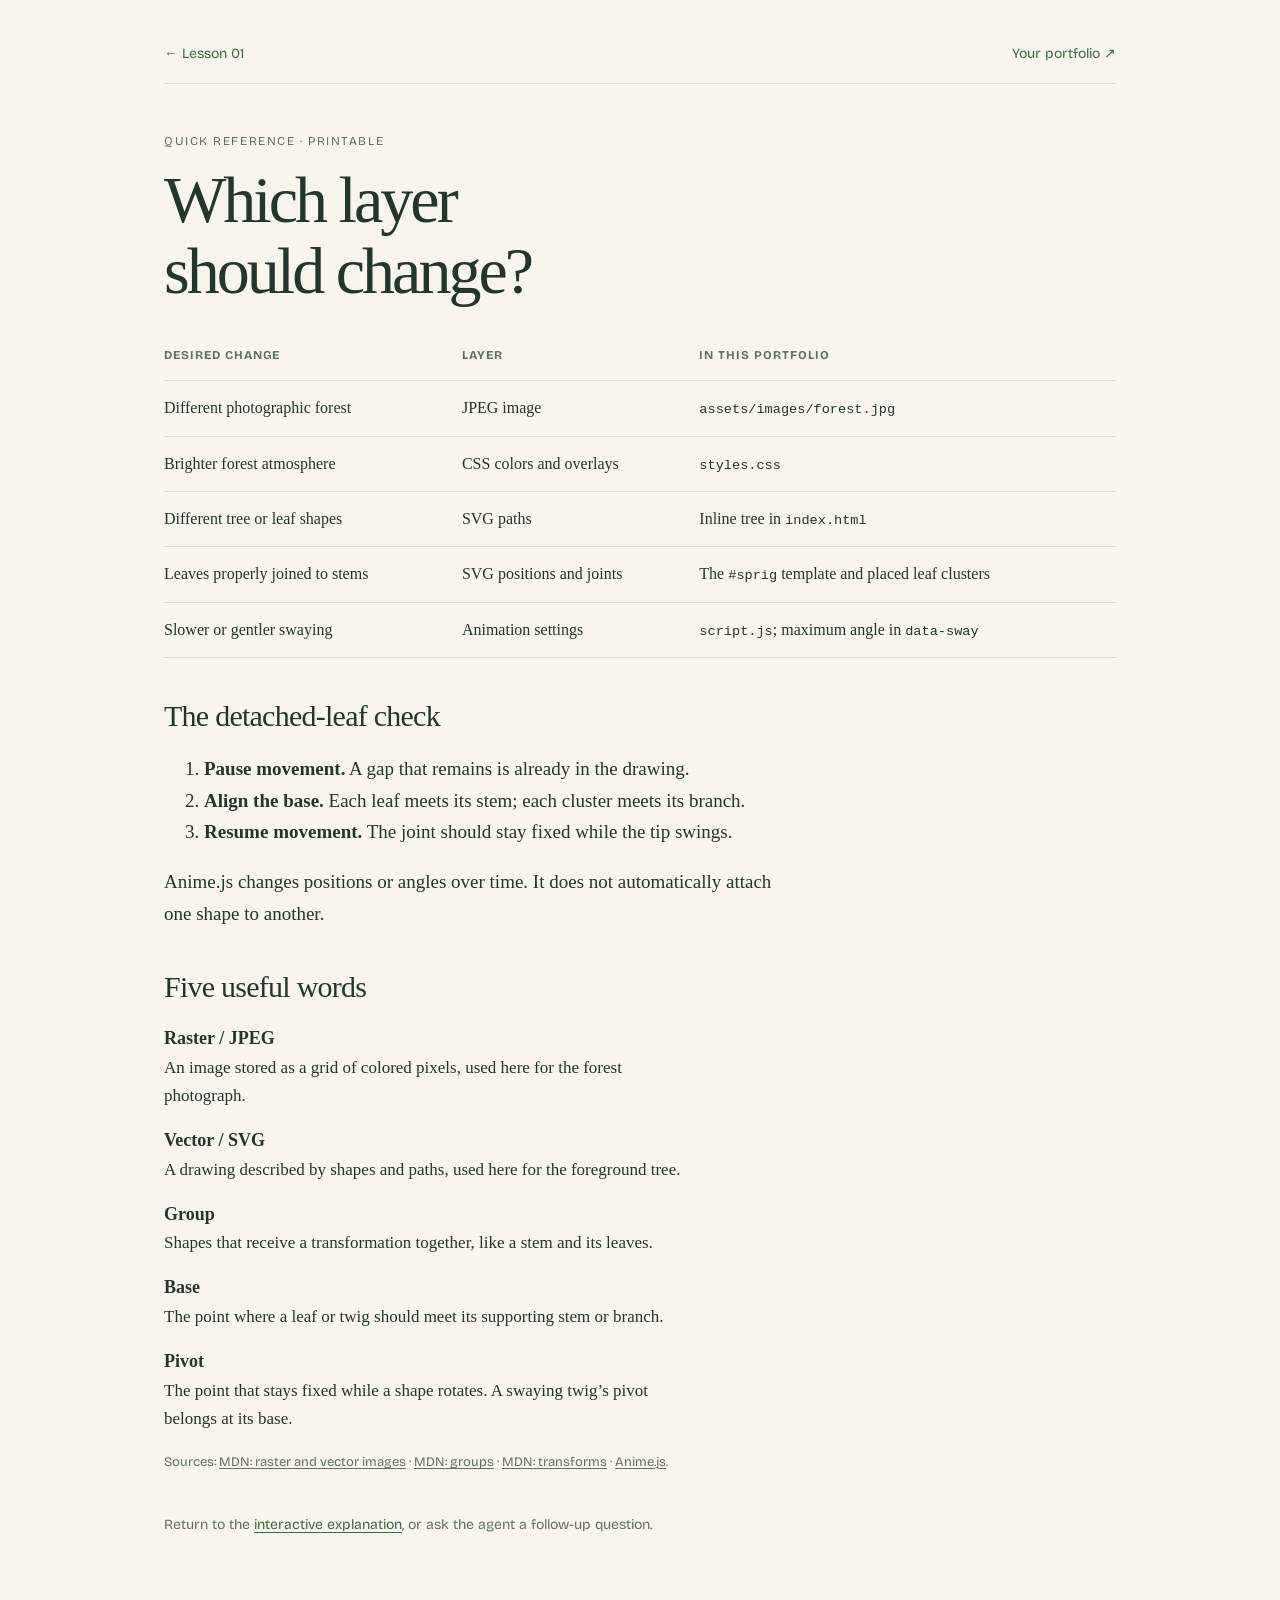
<file: reference/forest-background.html>
<!doctype html>
<html lang="en">
<head>
  <meta charset="utf-8">
  <meta name="viewport" content="width=device-width, initial-scale=1">
  <title>Forest background — Quick reference</title>
  <link rel="stylesheet" href="../assets/teaching/course.css">
</head>
<body class="course-reference">
  <main class="course-shell">
    <nav class="course-nav" aria-label="Reference navigation"><a href="../lessons/0001-how-the-forest-background-works.html">← Lesson 01</a><a href="../index.html">Your portfolio ↗</a></nav>
    <p class="course-kicker">Quick reference · Printable</p>
    <h1>Which layer<br>should change?</h1>
    <table class="course-table"><thead><tr><th scope="col">Desired change</th><th scope="col">Layer</th><th scope="col">In this portfolio</th></tr></thead><tbody>
      <tr><td>Different photographic forest</td><td>JPEG image</td><td><code>assets/images/forest.jpg</code></td></tr>
      <tr><td>Brighter forest atmosphere</td><td>CSS colors and overlays</td><td><code>styles.css</code></td></tr>
      <tr><td>Different tree or leaf shapes</td><td>SVG paths</td><td>Inline tree in <code>index.html</code></td></tr>
      <tr><td>Leaves properly joined to stems</td><td>SVG positions and joints</td><td>The <code>#sprig</code> template and placed leaf clusters</td></tr>
      <tr><td>Slower or gentler swaying</td><td>Animation settings</td><td><code>script.js</code>; maximum angle in <code>data-sway</code></td></tr>
    </tbody></table>
    <h2>The detached-leaf check</h2>
    <ol>
      <li><strong>Pause movement.</strong> A gap that remains is already in the drawing.</li>
      <li><strong>Align the base.</strong> Each leaf meets its stem; each cluster meets its branch.</li>
      <li><strong>Resume movement.</strong> The joint should stay fixed while the tip swings.</li>
    </ol>
    <p>Anime.js changes positions or angles over time. It does not automatically attach one shape to another.</p>
    <h2>Five useful words</h2>
    <dl class="course-glossary">
      <dt>Raster / JPEG</dt><dd>An image stored as a grid of colored pixels, used here for the forest photograph.</dd>
      <dt>Vector / SVG</dt><dd>A drawing described by shapes and paths, used here for the foreground tree.</dd>
      <dt>Group</dt><dd>Shapes that receive a transformation together, like a stem and its leaves.</dd>
      <dt>Base</dt><dd>The point where a leaf or twig should meet its supporting stem or branch.</dd>
      <dt>Pivot</dt><dd>The point that stays fixed while a shape rotates. A swaying twig’s pivot belongs at its base.</dd>
    </dl>
    <p class="course-source">Sources: <a href="https://developer.mozilla.org/en-US/docs/Learn_web_development/Core/Structuring_content/Including_vector_graphics_in_HTML">MDN: raster and vector images</a> · <a href="https://developer.mozilla.org/en-US/docs/Web/SVG/Reference/Element/g">MDN: groups</a> · <a href="https://developer.mozilla.org/en-US/docs/Web/SVG/Reference/Attribute/transform">MDN: transforms</a> · <a href="https://animejs.com/documentation/animation/">Anime.js</a>.</p>
    <p class="course-footer">Return to the <a href="../lessons/0001-how-the-forest-background-works.html">interactive explanation</a>, or ask the agent a follow-up question.</p>
  </main>
</body>
</html>
</file>
<file: styles.css>
@font-face{font-family:Bricolage;src:url('assets/fonts/bricolage-grotesque.woff2') format('woff2');font-style:normal;font-weight:400 700;font-display:swap}
@font-face{font-family:Fraunces;src:url('assets/fonts/fraunces-italic.woff2') format('woff2');font-style:italic;font-weight:400 500;font-display:swap}
@font-face{font-family:Mono;src:url('assets/fonts/dm-mono.woff2') format('woff2');font-style:normal;font-weight:400;font-display:swap}

:root{--ink:#f2f1de;--muted:#bcc5a9;--quiet:#96a285;--green:#ccdb98;--line:rgba(227,237,204,.22);--ground:#19251a;--gutter:clamp(24px,4.5vw,180px);--aside:clamp(130px,13vw,240px);--progress:0;color-scheme:dark;font-family:Bricolage,Arial,sans-serif;font-synthesis:none}
*{box-sizing:border-box}
html{background:var(--ground);scrollbar-color:#718258 #132017;scroll-padding-top:95px;scrollbar-gutter:stable}
body{margin:0;color:var(--ink);background:linear-gradient(180deg,#414f32 0%,#31462a 19%,#263a25 45%,#1f3020 73%,#19251a 96%,#1f2719 100%);font-size:16px;line-height:1.65;overflow-x:clip}
button,input,a{-webkit-tap-highlight-color:transparent}
button,a{touch-action:manipulation}
a{color:inherit;text-decoration:none}
button{color:inherit;font:inherit;cursor:pointer}
button{border:0;background:none;padding:0}
img{display:block;max-width:100%}
figure,p,h1,h2,h3{margin:0}
::selection{background:#bbcc81;color:#142115}
:focus-visible{outline:2px solid var(--green);outline-offset:6px;border-radius:2px}
[tabindex="-1"]:focus{outline:none}
.mono,.eyebrow{font-family:Mono,monospace;font-size:10px;font-weight:400;letter-spacing:.13em;text-transform:uppercase;line-height:1.6}
.wrap{padding-inline:var(--gutter) calc(var(--gutter) + var(--aside));width:100%}
.eyebrow{color:var(--muted);display:flex;align-items:center;gap:14px}
.eyebrow i,.availability i{width:5px;height:5px;display:inline-block;border-radius:50%;background:var(--green);box-shadow:0 0 12px #b2ce8b66;flex:none}
.eyebrow>span{margin-left:12px;color:var(--quiet)}
em{font-family:Fraunces,Georgia,serif;font-weight:400}
.visually-hidden{position:absolute;width:1px;height:1px;padding:0;overflow:hidden;clip:rect(0,0,0,0);white-space:nowrap;border:0}
.skip-link{position:fixed;z-index:200;top:12px;left:12px;background:var(--ink);color:var(--ground);padding:12px 20px;transform:translateY(-160%)}
.skip-link:focus{transform:none}

/* Atmosphere stays behind the content; the actual tree spans the whole climb. */
.ambience{position:fixed;inset:0;pointer-events:none;overflow:hidden;z-index:0}
.forest-backdrop{position:absolute;inset:0;background:linear-gradient(90deg,#1d3022bb,#20352377 65%,#24392a44),url('assets/images/forest.jpg') center 62%/cover;opacity:calc(.12 + var(--progress)*.1);filter:saturate(.6)}
.sunlight{position:absolute;inset:-20%;background:conic-gradient(from 201deg at 81% -15%,transparent 0deg,#ddeb9f12 8deg,transparent 14deg,#e1ebaf1c 24deg,transparent 30deg,#d7e4a812 38deg,transparent 44deg);opacity:calc(.5 + var(--progress)*.5);transform:rotate(-5deg);animation:light-drift 24s ease-in-out infinite alternate}
.grain{position:absolute;inset:-50%;opacity:.06;background-image:url("data:image/svg+xml,%3Csvg viewBox='0 0 180 180' xmlns='http://www.w3.org/2000/svg'%3E%3Cfilter id='n'%3E%3CfeTurbulence type='fractalNoise' baseFrequency='.85' numOctaves='3' stitchTiles='stitch'/%3E%3C/filter%3E%3Cpath filter='url(%23n)' opacity='.7' d='M0 0h180v180H0z'/%3E%3C/svg%3E");background-size:180px}
.pollen span{position:absolute;width:2px;height:2px;background:#e0e7ba;border-radius:50%;opacity:0;animation:pollen-drift var(--duration) linear infinite;animation-delay:var(--delay)}
@keyframes pollen-drift{0%{transform:translate(0,35px);opacity:0}20%,70%{opacity:var(--opacity)}100%{transform:translate(45px,-110px);opacity:0}}
@keyframes light-drift{to{transform:rotate(3deg) translateX(2%)}}

.site-header{position:fixed;inset:0 0 auto;z-index:30;height:85px;display:flex;align-items:center;justify-content:space-between;padding-inline:var(--gutter);background:linear-gradient(#1a281cda,#1a281c66,transparent);transition:background .3s}
.wordmark{display:flex;gap:10px;align-items:center;font-size:18px;font-weight:500;letter-spacing:-.04em}
.wordmark svg{width:27px;height:27px;fill:none;stroke:var(--green);stroke-width:1.35}
.wordmark-dot{color:var(--green);margin-left:-9px}
.header-right{display:flex;align-items:center;gap:37px}
.height-readout{color:var(--quiet);display:flex;align-items:center;gap:10px;font-size:9px;white-space:nowrap}
.height-readout span{font-size:11px;color:var(--ink);min-width:20px;text-align:right;font-variant-numeric:tabular-nums}
.header-contact{color:var(--green);border-bottom:1px solid #bdd17c55;padding-bottom:3px}
.header-contact span{margin-left:8px}
.menu-toggle{display:flex;align-items:center;gap:12px}
.menu-icon{width:19px;height:12px;border-top:1px solid currentColor;position:relative}
.menu-icon:after{content:"";height:1px;background:currentColor;position:absolute;right:0;top:6px;width:13px;transition:width .3s}
.menu-toggle:hover .menu-icon:after{width:19px}

.height-rail{position:fixed;z-index:20;right:35px;top:140px;bottom:105px;width:91px;display:flex;flex-direction:column-reverse;justify-content:space-between}
.height-rail a{display:flex;flex-direction:column;align-items:flex-end;padding-right:20px;position:relative;color:var(--quiet);font-family:Mono,monospace;font-size:9px;line-height:1.7;letter-spacing:.09em;text-transform:uppercase;transition:color .3s}
.height-rail a small{font-size:8px;opacity:.55}
.height-rail a i{position:absolute;right:-2px;top:6px;width:5px;height:5px;border:1px solid #78906d;border-radius:50%;background:#253722}
.height-rail a.is-active,.height-rail a:hover{color:var(--ink)}
.height-rail a.is-active small{color:var(--green);opacity:1}
.height-rail a.is-active i{background:var(--green);border-color:var(--green);box-shadow:0 0 0 4px #a9c5791c,0 0 17px #bdd98855}
.rail-line{position:absolute;right:0;top:9px;bottom:23px;width:1px;background:#bac8a225}
#rail-marker{position:absolute;left:-2px;bottom:calc(var(--rail-progress,0)*100%);width:5px;height:5px;background:var(--green);border-radius:50%;box-shadow:0 0 9px #c6d99a;transition:bottom .1s linear}

.ascent{position:relative;display:flex;flex-direction:column-reverse;min-height:100svh;isolation:isolate}
.tree-world{position:absolute;inset:0;z-index:-1;pointer-events:none;overflow:hidden}
.tree{position:absolute;right:-110px;top:0;width:min(64vw,960px);height:100%;max-width:none;opacity:.7;mask-image:linear-gradient(90deg,transparent,#000 40%)}
.tree [data-sway]{transform-box:view-box;transform-origin:0 0}
.stage{position:relative;display:flex;flex-direction:column-reverse;padding-block:140px;gap:64px}
.stage-intro{display:flex;align-items:flex-end;justify-content:space-between;gap:30px;padding-top:34px;border-top:1px solid var(--line)}
.stage-intro h2{font-size:clamp(44px,5.4vw,86px);font-weight:500;letter-spacing:-.06em;line-height:1.06;margin-top:18px;text-wrap:balance}
.stage-intro h2 em{letter-spacing:-.055em}
.section-aside{font-family:Fraunces,Georgia,serif;font-style:italic;font-size:clamp(18px,1.65vw,26px);line-height:1.4;text-align:right;color:#cbd0b9;padding-bottom:5px;flex:none}
.section-end{color:var(--quiet);display:flex;justify-content:space-between;border-bottom:1px solid var(--line);padding-bottom:20px}
.section-end span{font-size:20px;color:var(--green)}
.section-body{min-width:0}

/* Ground level: the initial viewport is physically at the document bottom. */
.roots{min-height:100svh;padding:0;gap:0;display:block}
.roots-content{min-height:100svh;padding-top:118px;padding-bottom:28px;display:flex;flex-direction:column;justify-content:space-between;gap:58px}
.root-meta{display:flex;align-items:center;gap:28px;color:var(--quiet)}
.meta-divider:before{content:"";width:22px;height:1px;background:var(--quiet);display:inline-block;vertical-align:middle;margin-right:28px;opacity:.55}
.availability{display:flex;gap:9px;align-items:center;color:var(--green);margin-left:auto;font-size:9px}
.hero-main{padding-bottom:15px}
.hero-main>.eyebrow{font-size:9px;letter-spacing:.16em;margin-bottom:29px}
.hero-main h1{position:relative;max-width:840px;font-size:clamp(76px,9.6vw,154px);font-weight:500;letter-spacing:-.069em;line-height:.94;isolation:isolate}
.hero-main h1>span:not(.hero-period),.hero-main h1>em{display:block}
.hero-main h1 em{color:#c5d398;letter-spacing:-.066em;font-size:1.1em;line-height:.93;margin-top:5px}
.hero-period{display:inline-block;font-size:.18em;margin-left:.35em;color:var(--green);font-family:Georgia,serif;font-style:normal;font-weight:400;letter-spacing:0;animation:slow-turn 60s linear infinite}
@keyframes slow-turn{to{transform:rotate(360deg)}}
.hero-bottom{display:flex;gap:40px;align-items:flex-end;justify-content:space-between;max-width:810px;margin-top:36px}
.hero-copy{max-width:375px;font-size:16px;line-height:1.8;color:var(--muted)}
.pill{border:1px solid var(--line);border-radius:50px;padding:14px 22px;display:inline-flex;gap:28px;align-items:center;font-family:Mono,monospace;font-size:10px;text-transform:uppercase;letter-spacing:.07em;white-space:nowrap;transition:background .3s,transform .3s,border-color .3s}
.pill-light{background:var(--ink);color:#23301e;border-color:var(--ink)}
.pill-light:hover{background:var(--green);border-color:var(--green);transform:translateY(-3px)}
.pill span{font-family:Arial,sans-serif;font-size:19px;line-height:1}
.root-footer{display:flex;justify-content:space-between;align-items:center;color:var(--quiet);font-size:9px;border-top:1px solid var(--line);padding-top:22px;gap:15px}
.root-footer a{color:#c2cbaa;display:flex;align-items:center;gap:12px}
.climb-arrow{font-size:19px;animation:climb 2.6s ease-in-out infinite}
@keyframes climb{50%{transform:translateY(-5px)}}
.ground-line{position:absolute;inset:auto 0 0;height:10px;background:linear-gradient(0deg,#0c130ce0,transparent);pointer-events:none}

.trunk{padding-top:150px;padding-bottom:180px}
.about-top{display:grid;grid-template-columns:1.3fr .85fr;gap:clamp(40px,5vw,90px);align-items:start}
.large-copy{font-size:clamp(32px,3.4vw,51px);letter-spacing:-.045em;line-height:1.2;margin-bottom:35px;max-width:580px;text-wrap:balance}
#about-paragraphs p{color:var(--muted);font-size:16px;max-width:490px;margin-bottom:22px;line-height:1.85}
.small-note{font-size:9px;color:var(--quiet);display:block;margin-top:30px;letter-spacing:.06em}
.portrait-image{background:#a3ac8888;aspect-ratio:5/6;position:relative;overflow:hidden;border-radius:140px 140px 3px 3px}
.portrait-image:after{content:"";position:absolute;inset:0;box-shadow:inset 0 0 90px #14241733;pointer-events:none}
.portrait-image img{width:100%;height:100%;object-fit:cover;filter:saturate(.5)}
.portrait figcaption{display:flex;justify-content:space-between;gap:10px;font-size:8px;margin-top:17px;color:var(--quiet)}
.about-details{display:grid;grid-template-columns:1.3fr .85fr;gap:clamp(40px,5vw,90px);margin-top:85px}
.about-details>.services>.eyebrow,.kit>.eyebrow{margin-bottom:24px}
.service{border-top:1px solid var(--line);padding:22px 0;display:grid;grid-template-columns:28px 1fr;gap:8px}
.service>span{font-size:9px;color:var(--quiet);padding-top:5px}
.service h3{font-size:22px;font-weight:400;letter-spacing:-.03em;margin-bottom:6px}
.service p{font-size:14px;color:var(--muted);max-width:400px;line-height:1.65}
.skill-group{border-top:1px solid var(--line);padding:20px 0}
.skill-group dt{color:var(--quiet);font-size:9px;margin-bottom:10px}
.skill-group dd{margin:0;line-height:1.9;font-size:15px;color:#c4ccb4}
.skill-group dd span+span:before{content:" / ";color:#67785f;margin-inline:4px}
.text-link{font-size:13px;border-bottom:1px solid #b3c39566;padding-bottom:5px;display:inline-flex;gap:22px;margin-top:14px;color:var(--green)}

.work-body{display:grid;grid-template-columns:1.05fr 1fr;gap:clamp(35px,4.5vw,75px);align-items:start}
.project-preview{position:sticky;top:calc(50vh - 200px);padding-top:12px}
.preview-frame{position:relative;overflow:hidden;aspect-ratio:4/3;border-radius:4px;background:#a5b58e;box-shadow:0 20px 70px #070c0926}
.preview-frame img{width:100%;height:100%;object-fit:cover;transition:opacity .2s,transform .55s}
.preview-frame.is-changing img{opacity:.15;transform:scale(1.025)}
.preview-label{position:absolute;bottom:15px;left:15px;background:#132017e6;padding:7px 12px;border-radius:3px;font-size:8px;color:#d4ddc0}
.preview-caption{font-size:8px;letter-spacing:.08em;color:var(--quiet);margin-top:18px}
.project-list{list-style:none;margin:0;padding:0;display:flex;flex-direction:column-reverse}
.project{position:relative;border-top:1px solid var(--line);padding:30px 0 34px 38px;transition:opacity .35s}
.project:last-child{border-top:0}
.project-number{position:absolute;left:0;top:40px;font-size:9px;color:var(--quiet)}
.project h3{font-size:clamp(29px,3vw,47px);line-height:1.15;font-weight:500;letter-spacing:-.055em;transition:color .25s;margin-bottom:12px}
.project.is-active h3,.project.is-active .project-number{color:var(--green)}
.project-category{font-size:8px;color:var(--quiet);margin-bottom:12px}
.project p{font-size:14px;color:var(--muted);line-height:1.8;max-width:420px}
.project-meta{display:flex;justify-content:space-between;align-items:flex-end;gap:10px;margin-top:24px}
.project-tags{display:flex;gap:5px 13px;flex-wrap:wrap;font-size:8px;color:#93a483;letter-spacing:.04em}
.project-links{display:flex;gap:12px;flex:none;font-size:8px}
.project-links a{color:var(--green);border-bottom:1px solid #c1d09255}
.project-links span{color:#7d8e70;cursor:help}
.project-mobile-image{display:none;height:auto}

.gallery-content{display:flex;flex-direction:column-reverse;gap:30px}
.gallery-controls{display:flex;align-items:center;justify-content:space-between;gap:20px;border-top:1px solid var(--line);padding-top:22px}
.gallery-note{font-size:13px;color:var(--muted);max-width:260px}
.photo-filters{display:flex;gap:22px;flex-wrap:wrap}
.photo-filters button{font-family:Mono,monospace;font-size:9px;letter-spacing:.08em;text-transform:uppercase;padding:7px 0;border-bottom:1px solid transparent;color:var(--muted);white-space:nowrap}
.photo-filters button span{margin-left:5px;color:var(--quiet);font-size:8px}
.photo-filters button[aria-pressed="true"]{color:var(--green);border-bottom-color:var(--green)}
.gallery{columns:3;column-gap:22px}
.photo-card{position:relative;display:block;width:100%;break-inside:avoid;margin-bottom:22px;overflow:hidden;border-radius:3px;background:#344631;text-align:left}
.photo-card img{width:100%;height:auto;object-fit:cover;filter:grayscale(1) brightness(.87);transition:filter .65s,transform .85s;aspect-ratio:3/4}
.photo-card.is-landscape img{aspect-ratio:4/3}
.photo-card:hover img,.photo-card:focus-visible img{filter:grayscale(0) brightness(1);transform:scale(1.035)}
.photo-caption{position:absolute;inset:auto 0 0;background:linear-gradient(transparent,#09150edb);padding:50px 16px 15px;opacity:0;transform:translateY(7px);transition:opacity .35s,transform .35s;pointer-events:none}
.photo-card:hover .photo-caption,.photo-card:focus-visible .photo-caption{opacity:1;transform:none}
.photo-caption strong{display:block;font-size:13px;font-weight:400;letter-spacing:-.01em}
.photo-caption small{font-size:8px;color:#b5c3a3}
.photo-open{position:absolute;top:12px;right:12px;border:1px solid #f2f2de77;width:28px;height:28px;border-radius:50%;display:grid;place-items:center;opacity:0;transition:opacity .3s;background:#15231755;font-size:14px}
.photo-card:hover .photo-open,.photo-card:focus-visible .photo-open{opacity:1}

.treetop{padding-top:140px;padding-bottom:140px;gap:60px;min-height:105svh}
.treetop .stage-intro{align-items:flex-end}
.treetop .stage-intro h2{font-size:clamp(60px,7.8vw,122px);line-height:1.03}
.treetop .section-aside{font-size:21px}
.contact-intro{max-width:540px;color:#c0cab0;font-size:20px;line-height:1.65;margin-bottom:38px}
.contact-links{max-width:870px}
.contact-link{display:flex;width:100%;align-items:flex-end;justify-content:flex-start;gap:clamp(20px,2vw,36px);padding:28px 0;border-top:1px solid var(--line);text-align:left}
.contact-link>span:first-child{font-size:clamp(35px,4vw,62px);letter-spacing:-.05em;line-height:1.2}
.contact-link small{display:block;color:var(--muted);font-size:9px;letter-spacing:.1em;margin-bottom:12px}
.contact-link>span:last-child{font-size:34px;line-height:1.2;margin-bottom:.12em;flex:none;color:var(--green);transition:transform .3s}
.contact-link:hover>span:last-child{transform:translate(5px,-5px)}
.back-to-roots{display:inline-flex;align-items:center;gap:18px;color:var(--green);font-size:9px;margin-top:30px}
.site-footer{display:flex;align-items:center;justify-content:space-between;gap:20px;color:var(--muted);font-size:12px;border-bottom:1px solid var(--line);padding-bottom:24px}
.site-footer .mono{font-size:9px}
.footer-leaf{font-size:24px;color:var(--green)}
.quick-contact{position:fixed;right:27px;bottom:23px;z-index:25;display:flex;gap:7px}
.quick-contact :is(button,a){height:35px;width:35px;display:grid;place-items:center;background:#17241adc;border:1px solid #d3e1b229;border-radius:50%;color:#b9c8a1;backdrop-filter:blur(12px);transition:background .3s,color .3s}
.quick-contact :is(button,a):hover{background:var(--green);color:var(--ground)}
.quick-contact svg{width:16px;height:16px;fill:none;stroke:currentColor;stroke-width:1.3;stroke-linecap:round;stroke-linejoin:round}

/* Native dialogs provide focus containment, Escape, and focus restoration. */
dialog{color:var(--ink);padding:0;border:0;background:#1f3021;max-width:100%;max-height:100%;margin:auto}
dialog::backdrop{background:#080f0ce6;backdrop-filter:blur(12px)}
body:has(dialog[open]){overflow:hidden}
.dialog-top{display:flex;align-items:center;justify-content:space-between;gap:20px;margin-bottom:40px}
.dialog-top>.mono{color:var(--muted)}
.close-button{display:flex;align-items:center;gap:14px;min-height:44px;min-width:44px;justify-content:center;color:var(--muted)}
.close-button span{font-size:27px;line-height:1;font-family:Arial,sans-serif;font-weight:300}
.navigation-dialog{width:100vw;height:100svh;padding:32px var(--gutter) 35px;background:linear-gradient(130deg,#1e3021f7,#293c29f7);overflow:auto}
.navigation-dialog nav{max-width:890px;margin:50px auto}
.navigation-dialog nav a{display:grid;grid-template-columns:45px 1fr auto;gap:22px;align-items:baseline;border-bottom:1px solid var(--line);padding:15px 0}
.navigation-dialog nav small{font-family:Mono,monospace;font-size:10px;color:var(--quiet)}
.navigation-dialog nav span{font-size:clamp(40px,5vw,76px);letter-spacing:-.055em;line-height:1.3;transition:color .3s,transform .3s}
.navigation-dialog nav em{font-size:21px;color:var(--muted)}
.navigation-dialog nav a:hover span{color:var(--green);transform:translateX(10px)}
.menu-footer{text-align:center;color:var(--quiet);font-size:9px}
.lightbox{width:100vw;height:100svh;padding:20px clamp(20px,6vw,100px);background:#101a12;overflow:auto}
.lightbox .dialog-top{margin-bottom:12px}
.lightbox figure{max-width:1300px;margin:auto}
.lightbox figure>img{height:calc(100svh - 185px);width:100%;object-fit:contain;margin:auto}
.lightbox figcaption{display:flex;align-items:center;justify-content:space-between;gap:18px;margin-top:20px}
.lightbox h2{font-size:20px;font-weight:400;letter-spacing:-.02em}
.lightbox figcaption .mono{font-size:9px;color:var(--quiet);margin-top:3px}
.photo-arrow{position:absolute;top:48%;width:42px;height:48px;font-size:26px;background:#142319b3;border:1px solid var(--line);border-radius:3px;z-index:1}
.photo-previous{left:18px}.photo-next{right:18px}
.placeholder-dialog{width:min(460px,calc(100% - 40px));padding:40px;border:1px solid var(--line);border-radius:4px}
.placeholder-dialog>.close-button{position:absolute;right:10px;top:10px;font-size:27px}
.placeholder-dialog h2{font-size:44px;letter-spacing:-.05em;font-weight:400;line-height:1.1;margin:25px 0}
.placeholder-dialog>p:not(.eyebrow){color:var(--muted);font-size:14px}
.placeholder-dialog code{color:var(--green);font-size:12px}
.noscript-note{padding:20px;background:#233521;text-align:center}
.booting .ascent,.booting .height-rail{opacity:0}
.ascent{transition:opacity .45s}
.js .reveal{opacity:0;transform:translateY(-16px);transition:opacity .7s,transform .9s}
.js .reveal.is-visible{opacity:1;transform:none}

@media(min-width:1600px){
  .hero-main h1{max-width:none;font-size:clamp(154px,min(8.6vw,20svh),280px)}
  .hero-bottom{max-width:min(56vw,1650px);margin-top:clamp(36px,3svh,52px)}
  .hero-copy{max-width:42ch;font-size:clamp(16px,1vw,20px)}
  .tree{width:clamp(960px,48vw,1900px);right:-2vw}
  .about-top,.about-details{grid-template-columns:1.2fr 1fr;gap:clamp(90px,8vw,260px)}
  .large-copy{max-width:18ch;font-size:clamp(51px,3vw,78px)}
  #about-paragraphs p{max-width:52ch;font-size:18px}
  .portrait{width:100%;max-width:680px;justify-self:end}
  .work-body{grid-template-columns:1.15fr 1fr;gap:clamp(75px,6vw,200px)}
  .project-preview{top:15vh}
  .project p{max-width:52ch;font-size:16px}
  .gallery{column-gap:clamp(22px,2vw,64px)}
  .photo-card{margin-bottom:clamp(22px,2vw,64px)}
  .contact-links{max-width:72%}
}
@media(max-width:1100px){:root{--aside:85px}.height-rail{right:20px;width:75px}.root-meta{gap:18px}.meta-divider{display:none}.hero-main h1{font-size:10.4vw}.hero-period{left:31vw}.about-top,.about-details{gap:35px}.work-body{gap:30px}.section-aside{font-size:20px}.stage-intro h2{font-size:6vw}.treetop .section-aside{font-size:18px}}
@media(max-width:900px){:root{--aside:0px}.height-rail{display:none}.tree{width:70vw;right:-17vw;opacity:.4}.wrap{padding-inline:var(--gutter)}.hero-main h1{font-size:12.5vw}.hero-period{left:37vw}.roots-content{padding-right:17vw}.root-meta{font-size:9px}.availability{font-size:8px}.root-coordinate{display:none}.hero-bottom{align-items:flex-start;flex-direction:column;gap:25px}.hero-copy{max-width:450px}.stage{padding-block:100px}.roots{padding:0}.stage-intro h2{font-size:7vw}.work-body{display:block}.project-preview{display:none}.project{padding:28px 0 35px}.project-number{position:static;display:block;margin-bottom:8px}.project-mobile-image{display:block;margin-bottom:24px;border-radius:3px;width:100%;aspect-ratio:4/3;object-fit:cover}.project h3{font-size:38px}.project-list{gap:32px}.project p{max-width:600px}.project-meta{margin-top:18px}.project-category{font-size:9px}.project-tags,.project-links{font-size:9px}.about-top{grid-template-columns:1.25fr 1fr;gap:30px}.about-details{gap:35px}.portrait figcaption{flex-direction:column;gap:3px}.gallery{column-gap:16px}.photo-card{margin-bottom:16px}.gallery-controls{align-items:flex-start}.gallery-note{max-width:230px}.treetop{min-height:100svh}.header-right{gap:23px}.quick-contact{right:18px;bottom:16px}}
@media(max-width:620px){:root{--gutter:24px}.site-header{height:72px}.wordmark{font-size:16px;gap:8px}.wordmark svg{width:22px;height:22px}.wordmark-dot{margin-left:-7px}.header-right{gap:20px}.height-readout{display:none}.header-contact{font-size:8px}.menu-toggle{font-size:0;gap:0;min-width:32px;min-height:40px;justify-content:flex-end}.menu-icon{width:21px}.root-meta{align-items:flex-start;gap:10px;justify-content:space-between}.root-meta .availability{font-size:7px;gap:6px}.roots-content{min-height:100svh;padding-top:102px;padding-bottom:28px;padding-right:var(--gutter);gap:45px}.hero-main>.eyebrow{font-size:7px;letter-spacing:.08em;margin-bottom:24px;max-width:260px}.hero-main h1{font-size:clamp(64px,14.7vw,91px);line-height:.98;letter-spacing:-.065em}.hero-main h1 em{font-size:1.12em}.hero-period{left:225px;bottom:13px;font-size:17px}.hero-bottom{margin-top:30px;gap:25px}.hero-copy{font-size:14px;line-height:1.8;max-width:310px}.pill{padding:12px 19px;font-size:9px;gap:25px}.hero-main{padding-bottom:0}.root-footer{font-size:7px;padding-top:19px}.root-footer a{gap:7px}.root-footer .climb-arrow{font-size:16px}.tree{width:120vw;right:-64vw;opacity:.34}.forest-backdrop{background-position:center;opacity:calc(.11 + var(--progress)*.09)}.stage{padding-block:85px;gap:37px}.roots{padding:0}.stage-intro{display:block;padding-top:23px}.stage-intro .eyebrow{font-size:8px;gap:9px}.eyebrow>span{margin-left:6px}.stage-intro h2{font-size:clamp(42px,10.2vw,62px);margin-top:16px;max-width:350px}.section-aside{font-size:20px;text-align:left;margin-top:20px;line-height:1.35}.section-aside br{display:none}.section-aside br:after{content:" "}.about-top{display:flex;flex-direction:column;gap:34px}.about-copy{order:0}.portrait{order:1;width:78%;max-width:340px;align-self:center}.portrait-image{border-radius:140px 140px 3px 3px}.large-copy{font-size:36px;margin-bottom:24px}.about-details{grid-template-columns:1fr;gap:45px;margin-top:45px}#about-paragraphs p{font-size:14px;line-height:1.85}.portrait figcaption{font-size:7px}.small-note{font-size:8px}.service h3{font-size:21px}.service p{font-size:13px}.skill-group{padding:17px 0}.work-body{margin-top:0}.project-list{gap:24px}.project{padding-top:24px;padding-bottom:24px}.project-mobile-image{margin-bottom:20px}.project h3{font-size:36px}.project p{font-size:14px}.project-meta{align-items:flex-start}.project-tags{font-size:7px}.project-links{font-size:8px;padding-top:2px}.project-category{font-size:8px}.section-end{font-size:8px;letter-spacing:.06em;align-items:center}.gallery-controls{flex-direction:column;gap:17px}.gallery-note{max-width:none;font-size:12px}.photo-filters{gap:24px}.gallery{columns:2;column-gap:12px}.photo-card{margin-bottom:12px}.photo-caption{padding:30px 10px 10px}.photo-caption strong{font-size:10px;line-height:1.3}.photo-caption small{font-size:7px}.photo-open{display:none}.treetop .stage-intro h2{font-size:clamp(49px,12vw,75px)}.treetop .section-aside{font-size:22px}.contact-intro{font-size:17px;margin-bottom:24px}.contact-link{padding:25px 0}.contact-link>span:first-child{font-size:42px}.contact-link>span:last-child{font-size:27px}.site-footer{flex-wrap:wrap;gap:8px;font-size:11px}.site-footer .mono{font-size:8px}.footer-leaf{display:none}.quick-contact{gap:6px;right:14px;bottom:13px}.quick-contact button{width:34px;height:34px}.navigation-dialog{padding:22px 24px}.navigation-dialog nav{margin-top:45px}.navigation-dialog nav a{grid-template-columns:25px 1fr;gap:8px;padding:17px 0}.navigation-dialog nav span{font-size:43px}.navigation-dialog nav em{grid-column:2;font-size:17px;line-height:1.1}.navigation-dialog nav small{font-size:8px}.menu-footer{font-size:7px;text-align:left;margin-top:35px}.lightbox{padding:15px 20px}.lightbox .dialog-top{margin-bottom:25px}.lightbox figure>img{height:calc(100svh - 220px)}.lightbox figcaption{align-items:flex-start;flex-direction:column;gap:6px}.lightbox h2{font-size:19px}.lightbox figcaption>.mono{font-size:8px}.photo-arrow{width:33px;height:42px;font-size:22px}.photo-previous{left:8px}.photo-next{right:8px}.placeholder-dialog{padding:33px}.placeholder-dialog h2{font-size:41px}}
@media(max-height:750px) and (min-width:901px){.roots-content{padding-top:102px;gap:30px}.hero-main>.eyebrow{margin-bottom:18px}.hero-main h1{font-size:clamp(65px,8.6vw,115px)}.hero-bottom{margin-top:22px}.hero-copy{font-size:14px}.hero-period{left:305px}.root-footer{padding-top:15px}}
@media(hover:none),(pointer:coarse){.photo-card img{filter:none}.photo-caption{opacity:1;transform:none}.pollen span:nth-child(n+15){display:none}}
@media(prefers-reduced-motion:reduce){*,*:before,*:after{animation:none!important;scroll-behavior:auto!important;transition:none!important}.pollen{display:none}.js .reveal{opacity:1;transform:none}}

@media(max-width:620px){
  .roots-content{padding-bottom:78px}
  .tree{right:-29vw;opacity:.3}
  .forest-backdrop{opacity:calc(.07 + var(--progress)*.08)}
  .quick-contact :is(button,a){width:34px;height:34px}
}
@media(max-height:740px) and (max-width:620px){
  .roots-content{padding-top:83px;padding-bottom:66px;gap:14px}
  .hero-main>.eyebrow{margin-bottom:14px}
  .hero-main h1{font-size:clamp(42px,min(13vw,8.5svh),67px)}
  .hero-bottom{margin-top:22px;gap:16px}
  .hero-copy{font-size:13px;line-height:1.7}
  .hero-period{left:3.6em;bottom:9px;font-size:15px}
  .root-footer{padding-top:14px}
}
</file>
<file: assets/teaching/course.css>
@font-face{font-family:CourseSans;src:url('../fonts/bricolage-grotesque.woff2') format('woff2');font-weight:400 700;font-display:swap}
:root{color-scheme:light;--paper:#f7f5ed;--ink:#26352b;--muted:#647064;--accent:#416b43;--line:#d8dfce;--wash:#edf0e5}
*{box-sizing:border-box}
body{margin:0;background:var(--paper);color:var(--ink);font:19px/1.65 Georgia,serif}
a{color:var(--accent);text-underline-offset:.18em}
a:hover{text-decoration-thickness:2px}
button,input{font:inherit}
input{accent-color:var(--accent)}
:focus-visible{outline:3px solid #8c632a;outline-offset:5px}
[hidden]{display:none!important}
.course-shell{max-width:1080px;margin:auto;padding:42px clamp(22px,5vw,72px) 70px}
.course-nav,.course-kicker,.course-tag,.course-controls,figcaption,.course-source,.course-quiz,.course-table th,.course-footer{font-family:CourseSans,Arial,sans-serif}
.course-nav{display:flex;justify-content:space-between;flex-wrap:wrap;gap:12px;font-size:14px;border-bottom:1px solid var(--line);padding-bottom:18px}
.course-nav a{text-decoration:none}
.course-kicker{font-size:12px;letter-spacing:.13em;text-transform:uppercase;color:var(--muted);margin:48px 0 12px}
h1{font-size:clamp(38px,5.4vw,66px);font-weight:400;line-height:1.08;letter-spacing:-.045em;max-width:15ch;margin:0 0 24px}
h2{font-size:30px;line-height:1.2;font-weight:400;letter-spacing:-.025em;margin:40px 0 16px}
h3{font-size:22px;font-weight:400;line-height:1.3;margin:0 0 9px}
p{max-width:65ch;margin:0 0 18px}
.course-lead{font-size:23px;max-width:42ch;line-height:1.5}
.course-source{font-size:13px;color:var(--muted)}
.course-source a{color:inherit}
.course-layers{display:grid;grid-template-columns:repeat(3,1fr);gap:22px;margin:32px 0}
.course-layers article{border-top:2px solid var(--line);padding-top:14px}
.course-layers h2{margin:0 0 9px;font-size:22px}
.course-layers p{font-size:17px;line-height:1.55}
.course-tag{font-size:11px;letter-spacing:.12em;text-transform:uppercase;color:var(--accent);display:block;margin-bottom:10px}
.course-demo-grid{display:grid;grid-template-columns:minmax(0,1fr) minmax(0,.85fr);gap:36px;align-items:start;margin:26px 0}
figure{margin:0}
.forest-demo__scene{position:relative;isolation:isolate;overflow:hidden;border-radius:12px;background:#233727;aspect-ratio:420/480}
.forest-demo__scene>img{position:absolute;width:100%;height:100%;object-fit:cover;opacity:.3;z-index:-1}
.forest-demo__scene>svg{display:block;width:100%;height:100%}
.forest-demo__twig{transform-box:view-box;transform-origin:0 0}
.forest-demo__base{fill:#f4a899;stroke:#233727;stroke-width:.6}
[data-aligned="true"] .forest-demo__base{fill:#d6f0a4}
figcaption{font-size:12px;line-height:1.55;color:var(--muted);padding-top:12px}
.course-controls{border:0;padding:0;margin:0 0 20px;font-size:15px}
.course-controls legend{font-weight:600;margin-bottom:8px}
.course-controls label{display:flex;align-items:center;gap:10px;min-height:44px;cursor:pointer}
.course-controls input{width:18px;height:18px;flex:none}
.course-controls:disabled{opacity:.65}
.course-feedback{background:var(--wash);padding:15px 18px;border-left:3px solid var(--accent);font-size:16px;line-height:1.6}
.course-note{font-size:17px;color:var(--muted)}
.course-quiz{margin:28px 0;border-top:1px solid var(--line);padding-top:24px;font-size:16px}
.course-quiz fieldset{border:0;padding:0;margin:0;min-width:0}
.course-quiz legend{font-size:18px;font-weight:500;line-height:1.4;margin-bottom:16px}
.course-quiz label{display:flex;align-items:center;gap:12px;border:1px solid var(--line);border-radius:6px;padding:12px 15px;margin:8px 0;cursor:pointer}
.course-quiz label:has(input:checked){background:var(--wash);border-color:var(--accent)}
.course-quiz input{width:17px;height:17px;flex:none}
.course-quiz [role="status"]{min-height:1.6em;margin-top:12px;font-size:15px}
.course-reminder{border-top:1px solid var(--line);border-bottom:1px solid var(--line);padding:22px 0;margin:35px 0;font-style:italic}
.course-table{border-collapse:collapse;width:100%;font-size:16px;margin:26px 0}
.course-table th,.course-table td{text-align:left;vertical-align:top;border-bottom:1px solid var(--line);padding:14px 12px 14px 0}
.course-table th{font-size:12px;letter-spacing:.08em;text-transform:uppercase;color:var(--muted)}
.course-glossary dt{font-weight:bold;font-size:18px;margin-top:16px}
.course-glossary dd{margin:0;font-size:17px;max-width:63ch}
.course-footer{font-size:14px;color:var(--muted);margin-top:40px}
code{font-size:.85em;overflow-wrap:anywhere}
@media(max-width:680px){body{font-size:18px}.course-shell{padding-top:25px}.course-kicker{margin-top:32px}.course-layers{grid-template-columns:1fr;gap:14px}.course-layers p{margin-bottom:0}.course-demo-grid{grid-template-columns:1fr;gap:24px}.forest-demo__scene{max-width:400px;margin:auto}.course-lead{font-size:21px}.course-table{font-size:14px}.course-table th,.course-table td{padding-right:8px}}
@media(prefers-reduced-motion:reduce){*{scroll-behavior:auto!important}}
@media print{body{background:white;color:#111;font-size:11pt}.course-shell{max-width:none;padding:0}.course-nav,.course-controls,.course-quiz,.course-footer{display:none}.course-kicker{margin-top:0}h1{font-size:30pt;max-width:none}h2{font-size:19pt;margin-top:22px}.course-lead{font-size:14pt}.course-layers{grid-template-columns:repeat(3,1fr);gap:15px}.course-layers p,.course-note,.course-feedback,.course-glossary dd{font-size:11pt}.course-demo-grid{grid-template-columns:1fr 1fr;gap:20px}.forest-demo__scene{max-height:250px;max-width:220px;print-color-adjust:exact}.forest-demo__twig{transform:none!important}.course-table{font-size:10pt}.course-table tr,.course-layers article,figure{break-inside:avoid}a{color:inherit}.course-reminder{margin:20px 0;padding:12px 0}}
@media print{
  .course-reference{font-size:10pt;line-height:1.4}
  .course-reference h1{font-size:26pt;margin-bottom:16px}
  .course-reference h2{font-size:17pt;margin:18px 0 10px}
  .course-reference .course-table{font-size:9.5pt;margin:18px 0}
  .course-reference .course-table th,.course-reference .course-table td{padding-block:9px}
  .course-reference .course-glossary{display:grid;grid-template-columns:90px 1fr;gap:10px 16px;break-inside:avoid}
  .course-reference .course-glossary dt,.course-reference .course-glossary dd{font-size:10pt;margin:0}
  .course-reference .course-source{font-size:8pt}
}
</file>
